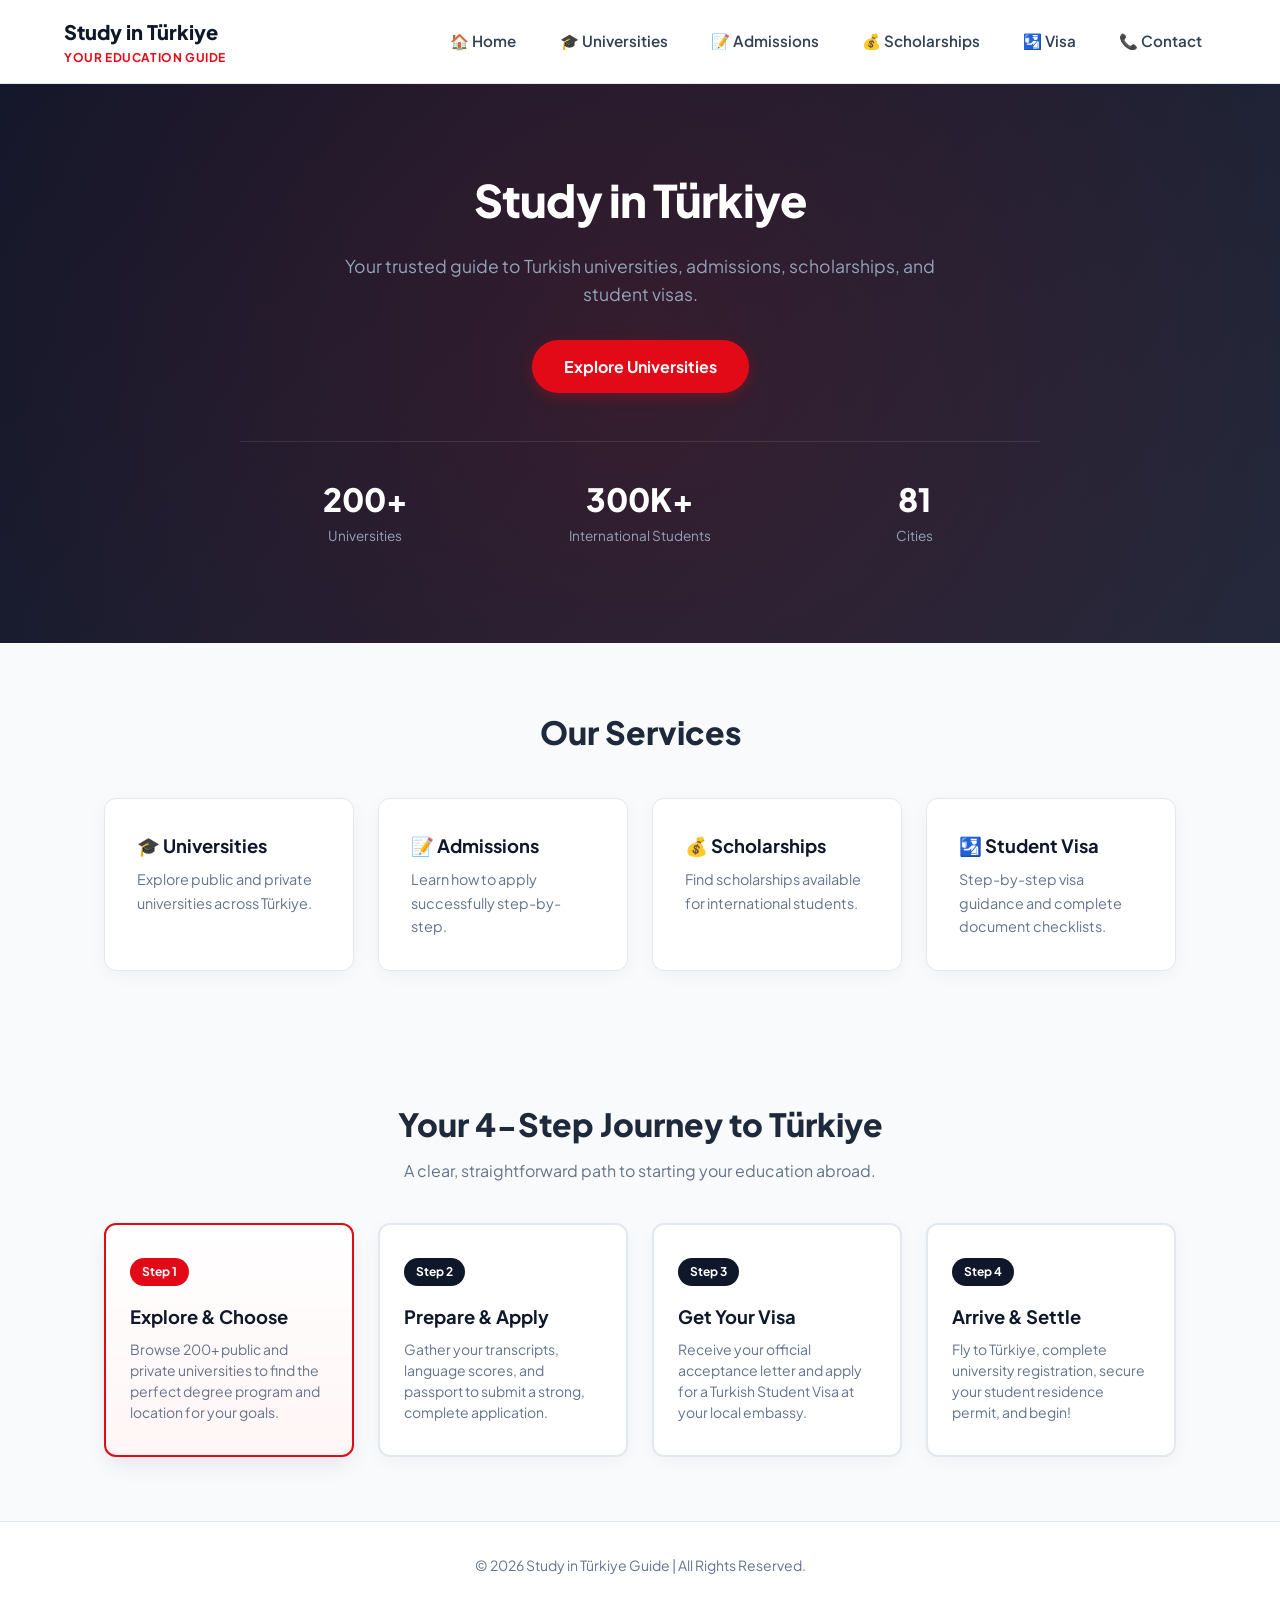
<file: index.html>
<!DOCTYPE html>
<html lang="en">
<head>
    <meta charset="UTF-8">
    <meta name="viewport" content="width=device-width, initial-scale=1.0">
    <title>Study in Türkiye Guide</title>
    <link rel="preconnect" href="https://fonts.googleapis.com">
    <link rel="preconnect" href="https://fonts.gstatic.com" crossorigin>
    <link href="https://fonts.googleapis.com/css2?family=Plus+Jakarta+Sans:wght@400;500;600;700;800&display=swap" rel="stylesheet">
    <link rel="stylesheet" href="style.css">
</head>
<body>

<header class="header">
    <div class="logo">
        <h2>Study in Türkiye</h2>
        <p>Your Education Guide</p>
    </div>

    <button class="menu-btn" id="menuBtn" aria-label="Open Navigation Menu">
        ☰
    </button>

    <nav class="navbar" id="navbar">
        <button class="close-btn" id="closeBtn" aria-label="Close Navigation Menu">
            ✕
        </button>

        <a href="index.html">🏠 Home</a>
        <a href="universities.html">🎓 Universities</a>
        <a href="admissions.html">📝 Admissions</a>
        <a href="scholarships.html">💰 Scholarships</a>
        <a href="visa.html">🛂 Visa</a>
        <a href="contact.html">📞 Contact</a>
    </nav>
</header>

<section class="hero">
    <div class="hero-content">
        <h1>Study in Türkiye</h1>
        <p>Your trusted guide to Turkish universities, admissions, scholarships, and student visas.</p>
        <a href="universities.html" class="btn">Explore Universities</a>

        <div class="stats">
            <div>
                <h2>200+</h2>
                <p>Universities</p>
            </div>
            <div>
                <h2>300K+</h2>
                <p>International Students</p>
            </div>
            <div>
                <h2>81</h2>
                <p>Cities</p>
            </div>
        </div>
    </div>
</section>

<section class="features">
    <h2>Our Services</h2>

    <div class="cards">
        <div class="card">
            <h3>🎓 Universities</h3>
            <p>Explore public and private universities across Türkiye.</p>
        </div>

        <div class="card">
            <h3>📝 Admissions</h3>
            <p>Learn how to apply successfully step-by-step.</p>
        </div>

        <div class="card">
            <h3>💰 Scholarships</h3>
            <p>Find scholarships available for international students.</p>
        </div>

        <div class="card">
            <h3>🛂 Student Visa</h3>
            <p>Step-by-step visa guidance and complete document checklists.</p>
        </div>
    </div>
</section>

<section class="roadmap-section">
    <h2>Your 4-Step Journey to Türkiye</h2>
    <p class="section-subtitle">A clear, straightforward path to starting your education abroad.</p>

    <div class="roadmap-grid">
        <div class="step-card active" onclick="selectStep(this)">
            <div class="step-badge">Step 1</div>
            <h3>Explore & Choose</h3>
            <p>Browse 200+ public and private universities to find the perfect degree program and location for your goals.</p>
        </div>

        <div class="step-card" onclick="selectStep(this)">
            <div class="step-badge">Step 2</div>
            <h3>Prepare & Apply</h3>
            <p>Gather your transcripts, language scores, and passport to submit a strong, complete application.</p>
        </div>

        <div class="step-card" onclick="selectStep(this)">
            <div class="step-badge">Step 3</div>
            <h3>Get Your Visa</h3>
            <p>Receive your official acceptance letter and apply for a Turkish Student Visa at your local embassy.</p>
        </div>

        <div class="step-card" onclick="selectStep(this)">
            <div class="step-badge">Step 4</div>
            <h3>Arrive & Settle</h3>
            <p>Fly to Türkiye, complete university registration, secure your student residence permit, and begin!</p>
        </div>
    </div>
</section>

<footer>
    <p>© 2026 Study in Türkiye Guide | All Rights Reserved.</p>
</footer>

<script>
const menuBtn = document.getElementById("menuBtn");
const closeBtn = document.getElementById("closeBtn");
const navbar = document.getElementById("navbar");

menuBtn.addEventListener("click", () => {
    navbar.classList.add("active");
});

closeBtn.addEventListener("click", () => {
    navbar.classList.remove("active");
});

function selectStep(element) {
    const cards = document.querySelectorAll('.step-card');
    cards.forEach(card => card.classList.remove('active'));
    element.classList.add('active');
}
</script>

</body>
</html>
</file>
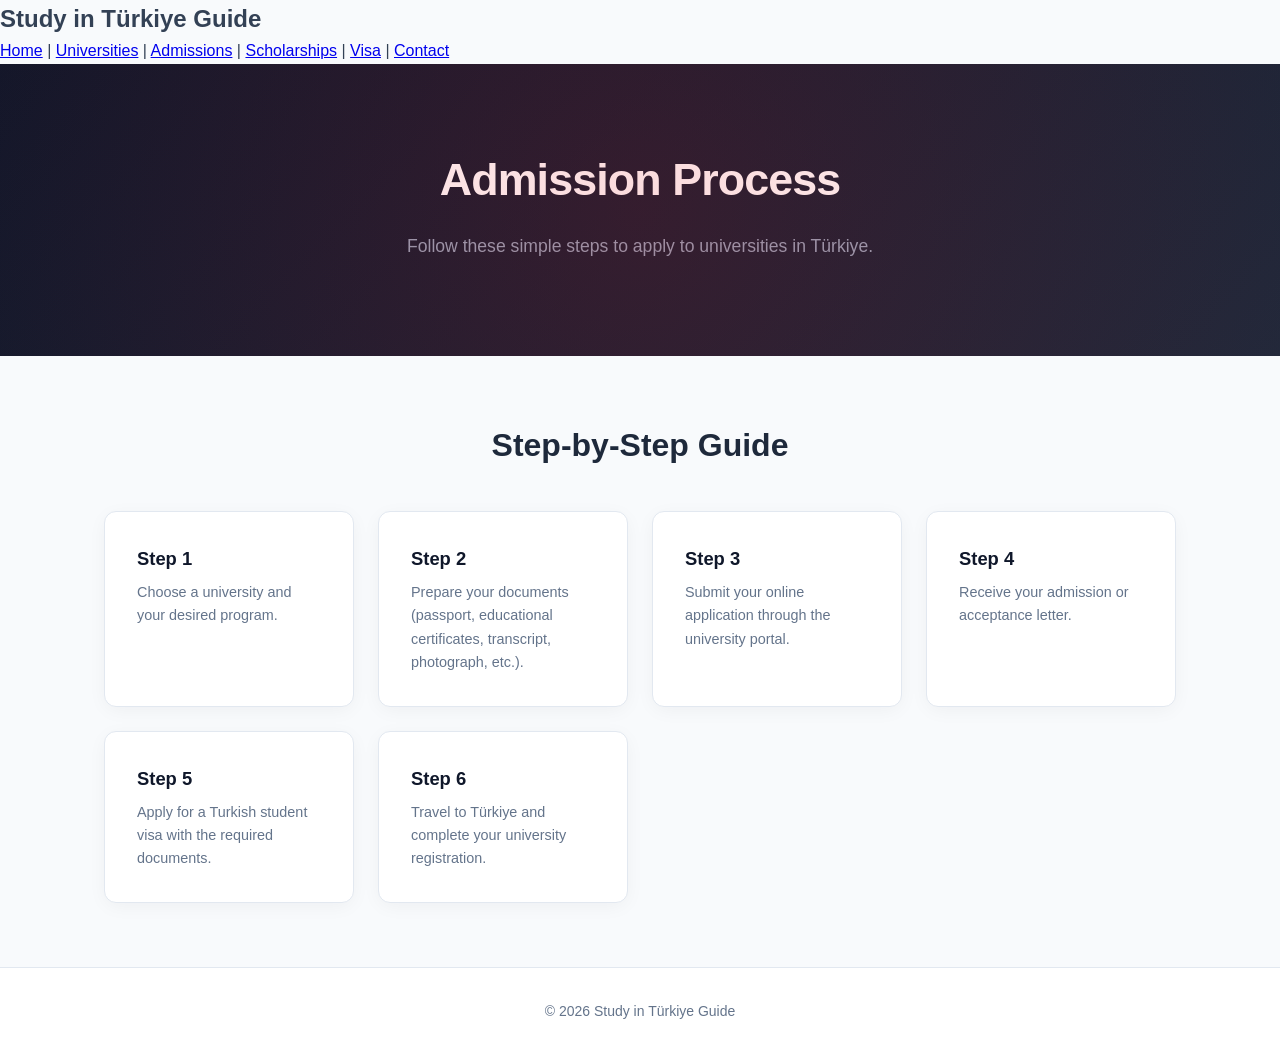
<file: admissions.html>
<!DOCTYPE html>
<html lang="en">
<head>
<meta charset="UTF-8">
<meta name="viewport" content="width=device-width, initial-scale=1.0">
<title>Admissions | Study in Türkiye Guide</title>
<link rel="stylesheet" href="style.css">
</head>
<body>

<header>
<div class="container">
<h2>Study in Türkiye Guide</h2>
<nav>
<a href="index.html">Home</a> |
<a href="universities.html">Universities</a> |
<a href="admissions.html">Admissions</a> |
<a href="#">Scholarships</a> |
<a href="#">Visa</a> |
<a href="#">Contact</a>
</nav>
</div>
</header>

<section class="hero">
<h1>Admission Process</h1>
<p>Follow these simple steps to apply to universities in Türkiye.</p>
</section>

<section class="features">
<h2>Step-by-Step Guide</h2>

<div class="cards">

<div class="card">
<h3>Step 1</h3>
<p>Choose a university and your desired program.</p>
</div>

<div class="card">
<h3>Step 2</h3>
<p>Prepare your documents (passport, educational certificates, transcript, photograph, etc.).</p>
</div>

<div class="card">
<h3>Step 3</h3>
<p>Submit your online application through the university portal.</p>
</div>

<div class="card">
<h3>Step 4</h3>
<p>Receive your admission or acceptance letter.</p>
</div>

<div class="card">
<h3>Step 5</h3>
<p>Apply for a Turkish student visa with the required documents.</p>
</div>

<div class="card">
<h3>Step 6</h3>
<p>Travel to Türkiye and complete your university registration.</p>
</div>

</div>
</section>

<footer>
<p>© 2026 Study in Türkiye Guide</p>
</footer>

</body>
</html>
</file>
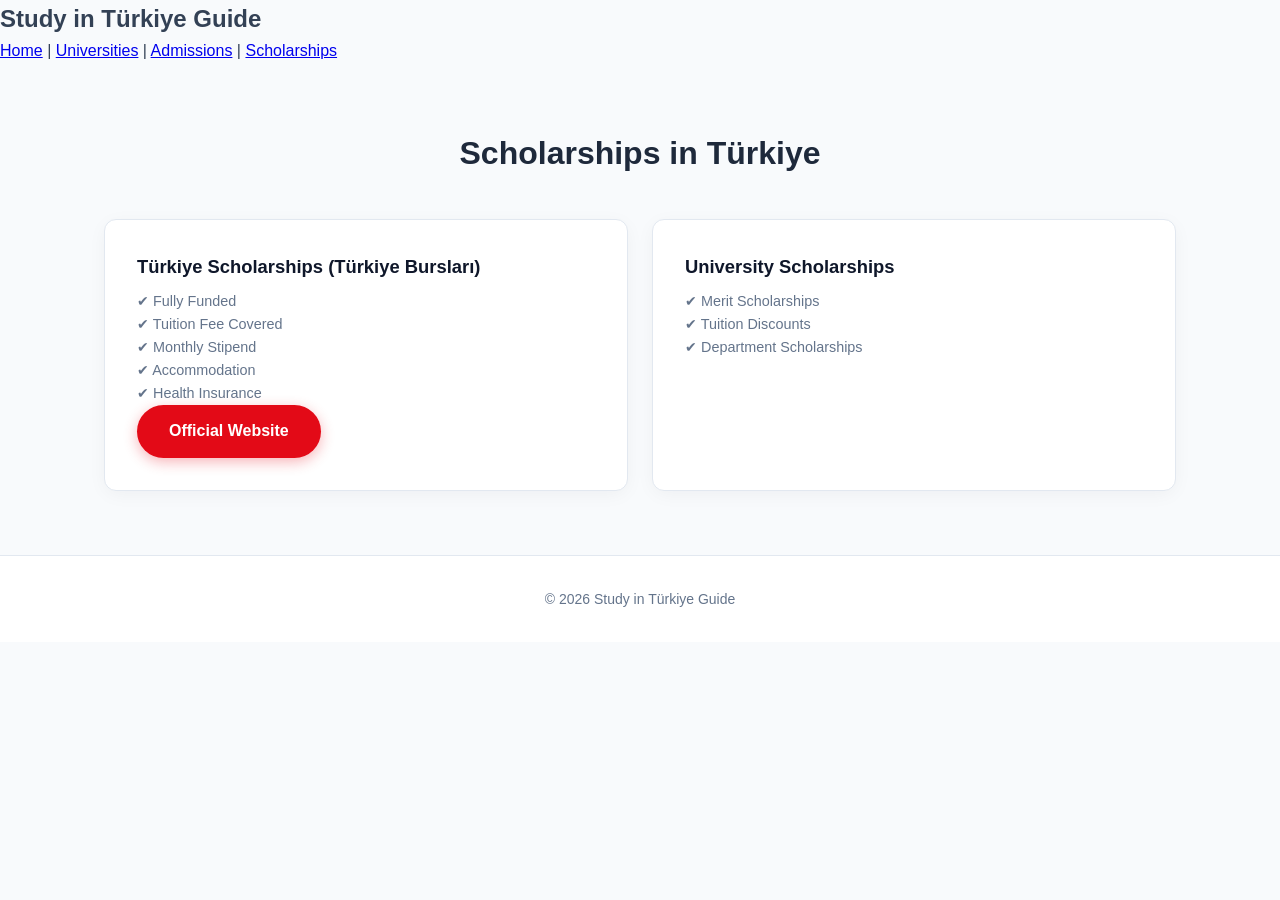
<file: scholarships.html>
<!DOCTYPE html>
<html lang="en">
<head>
<meta charset="UTF-8">
<meta name="viewport" content="width=device-width, initial-scale=1.0">
<title>Scholarships | Study in Türkiye Guide</title>
<link rel="stylesheet" href="style.css">
</head>

<body>

<header>
<div class="container">
<h2>Study in Türkiye Guide</h2>

<nav>
<a href="index.html">Home</a> |
<a href="universities.html">Universities</a> |
<a href="admissions.html">Admissions</a> |
<a href="scholarships.html">Scholarships</a>
</nav>
</div>
</header>

<section class="features">
<h2>Scholarships in Türkiye</h2>

<div class="cards">

<div class="card">
<h3>Türkiye Scholarships (Türkiye Bursları)</h3>
<p>✔ Fully Funded</p>
<p>✔ Tuition Fee Covered</p>
<p>✔ Monthly Stipend</p>
<p>✔ Accommodation</p>
<p>✔ Health Insurance</p>

<a href="https://www.turkiyeburslari.gov.tr/" target="_blank" class="btn">
Official Website
</a>

</div>

<div class="card">
<h3>University Scholarships</h3>

<p>✔ Merit Scholarships</p>
<p>✔ Tuition Discounts</p>
<p>✔ Department Scholarships</p>

</div>

</div>

</section>

<footer>
<p>© 2026 Study in Türkiye Guide</p>
</footer>

</body>
</html>
</file>
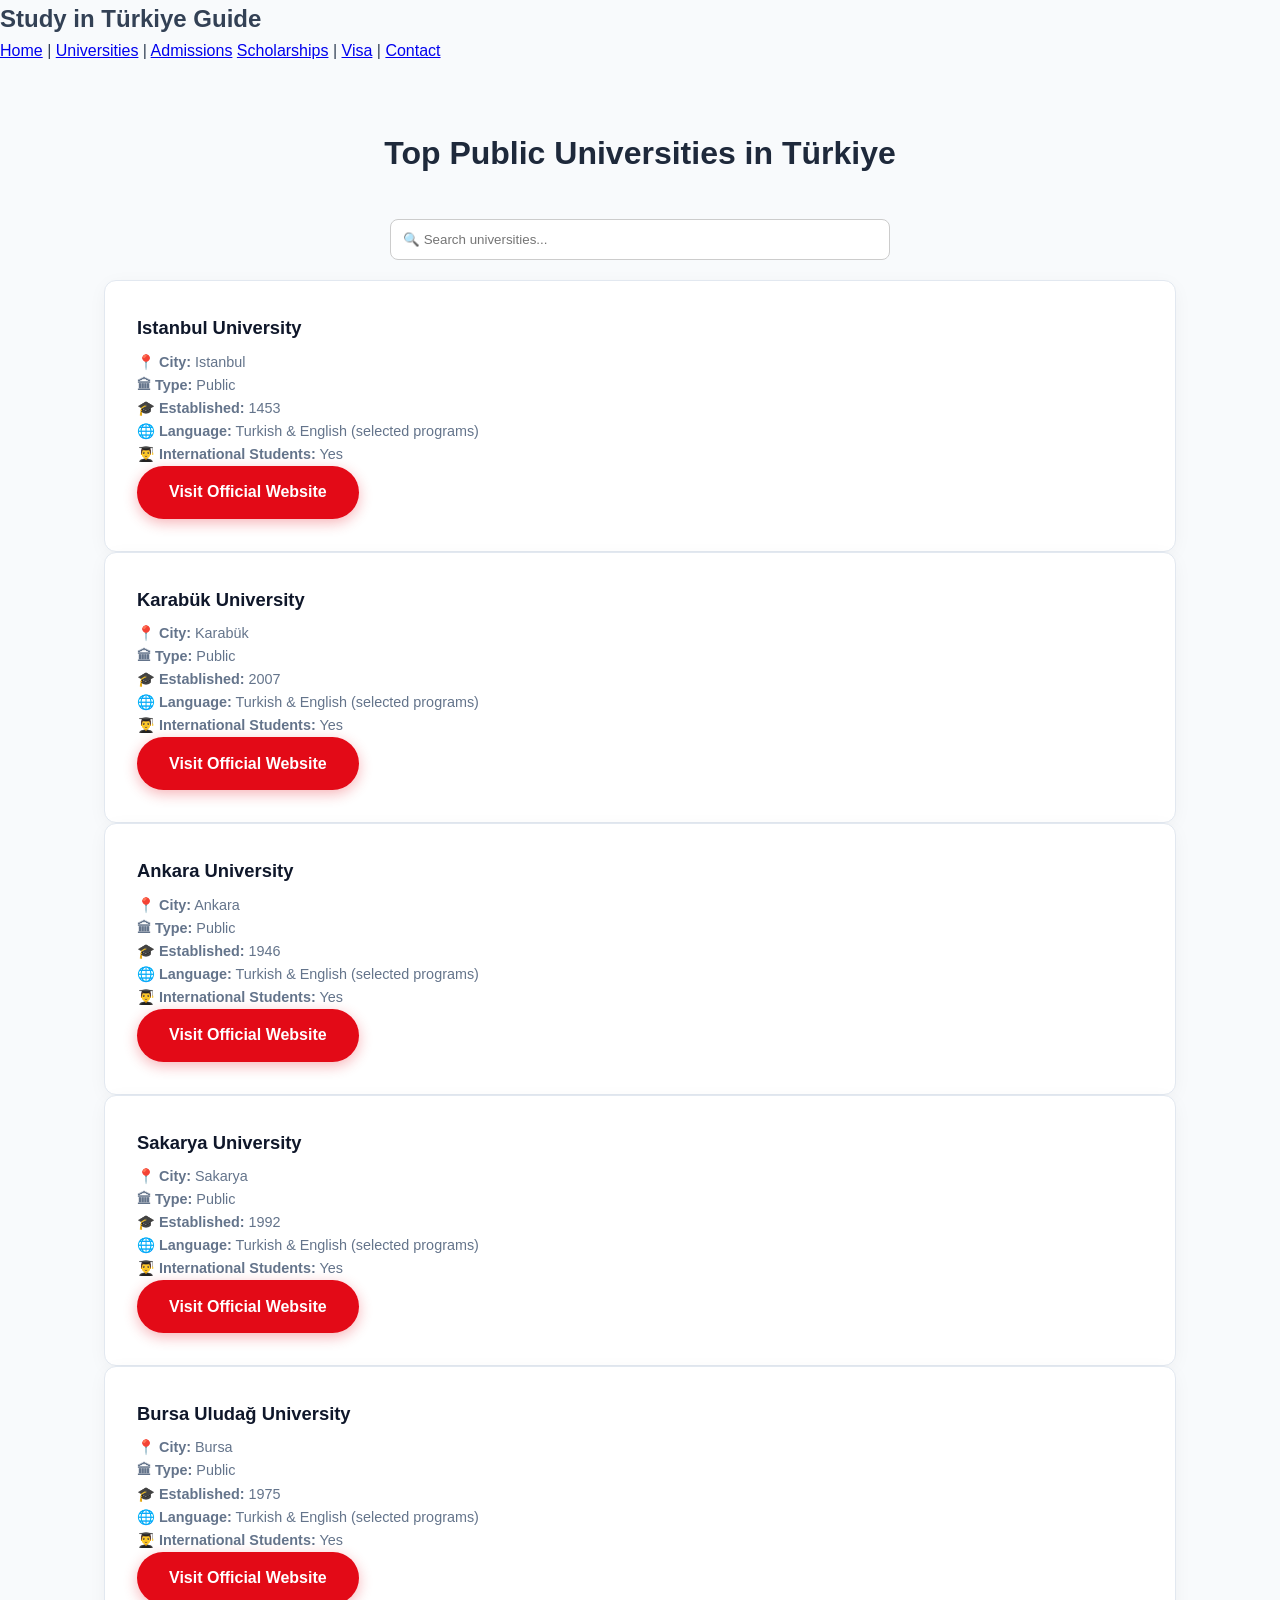
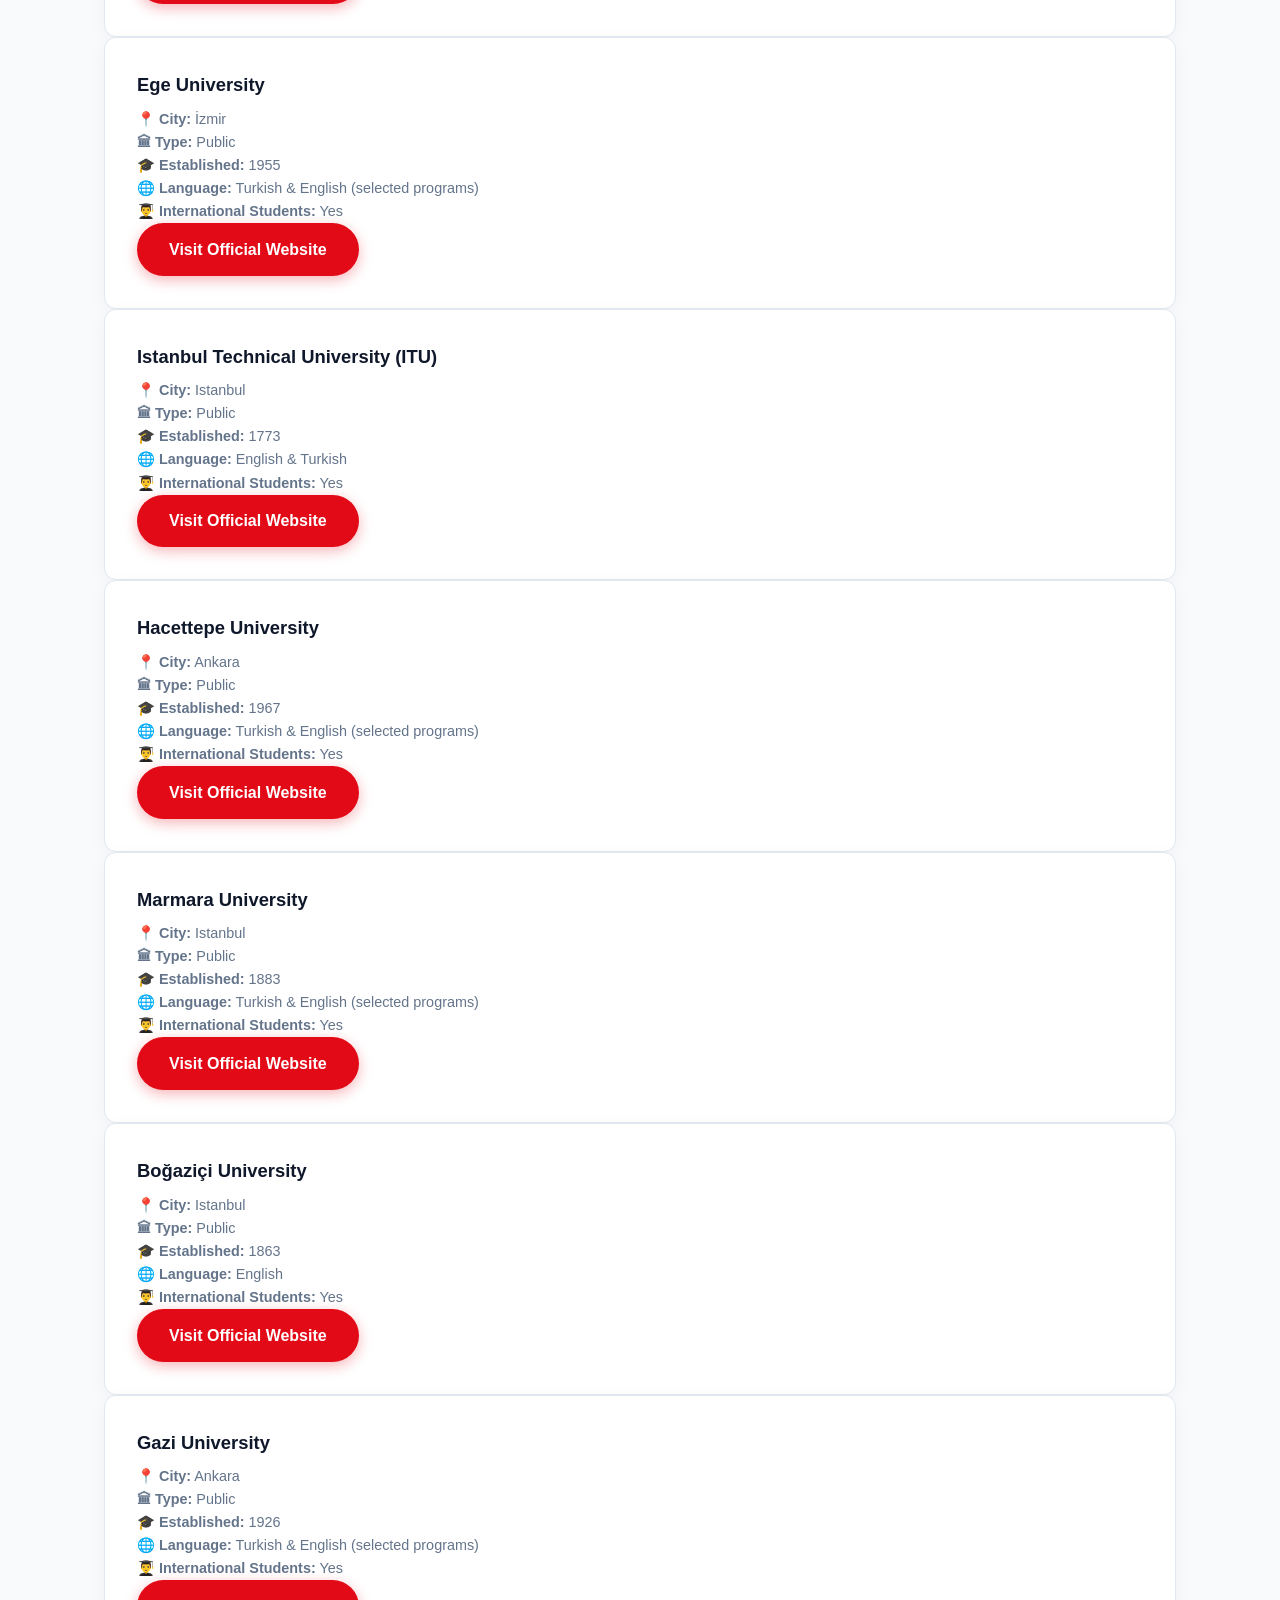
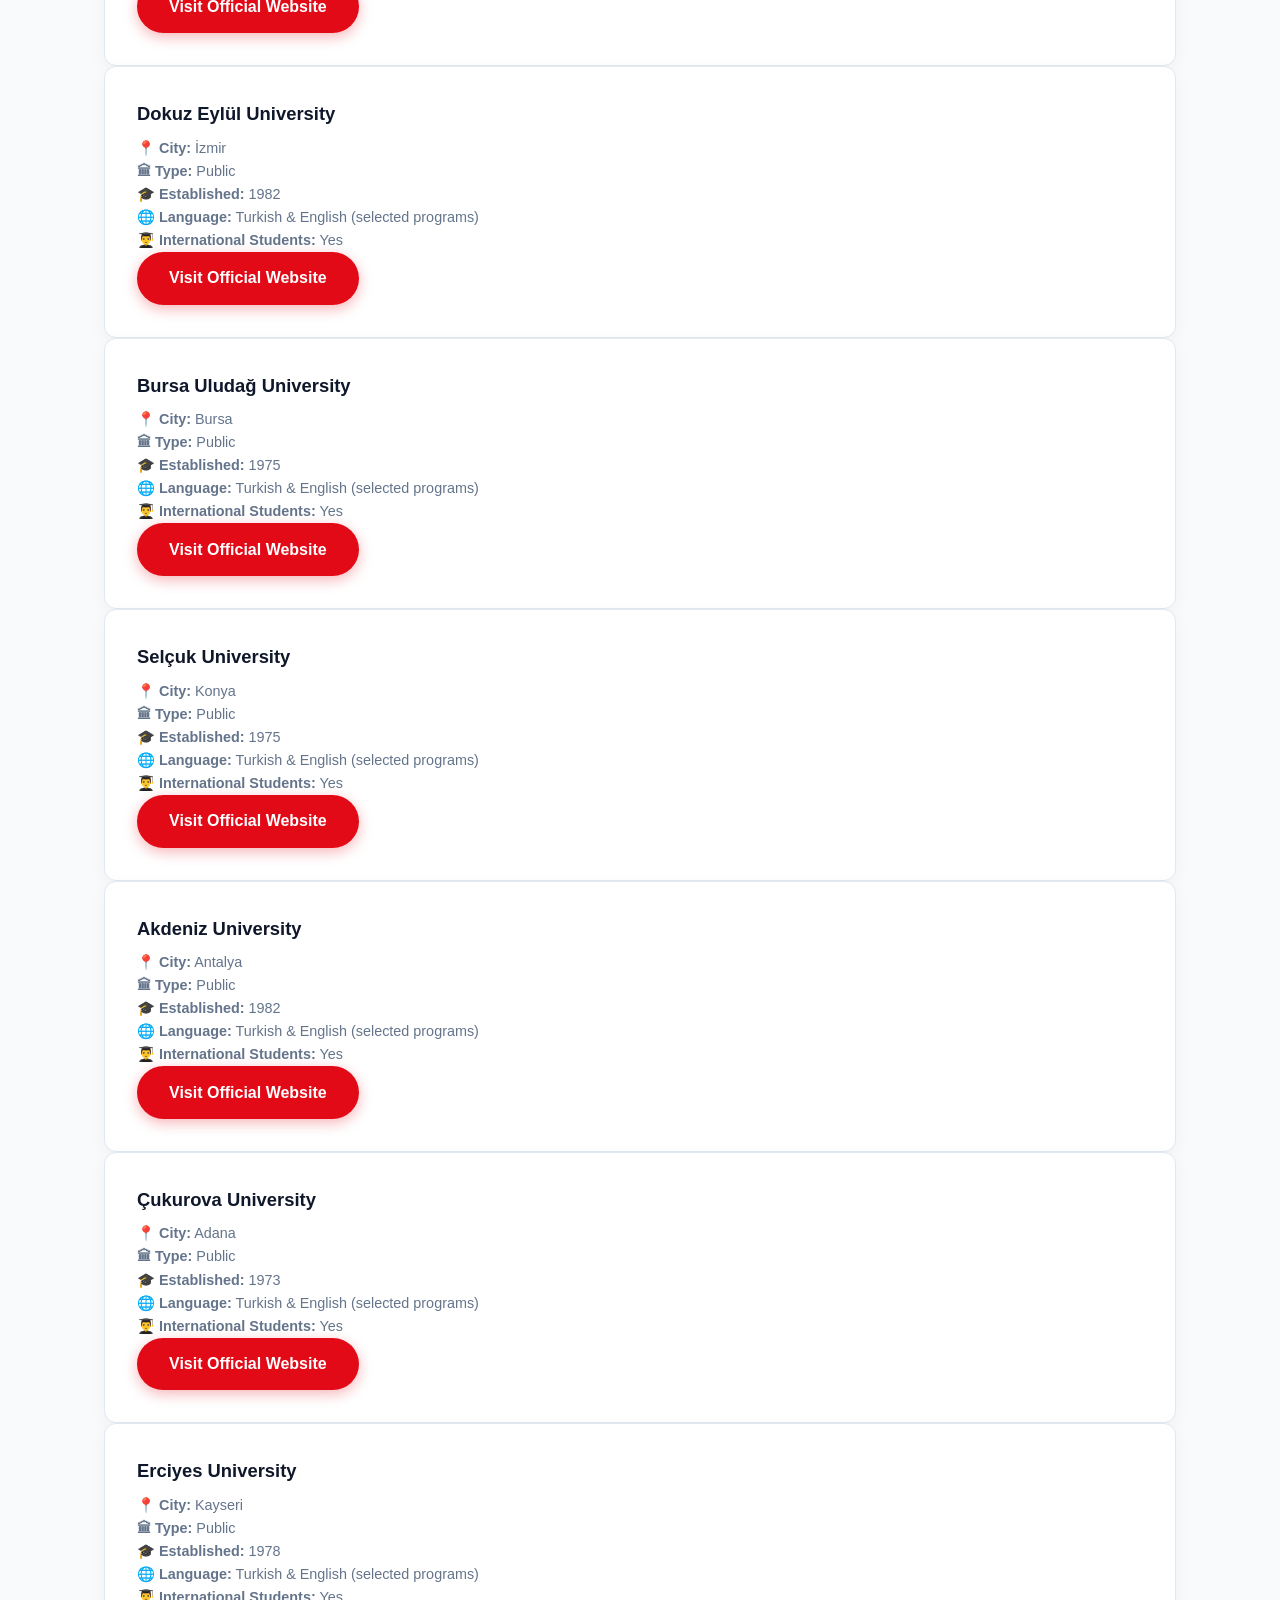
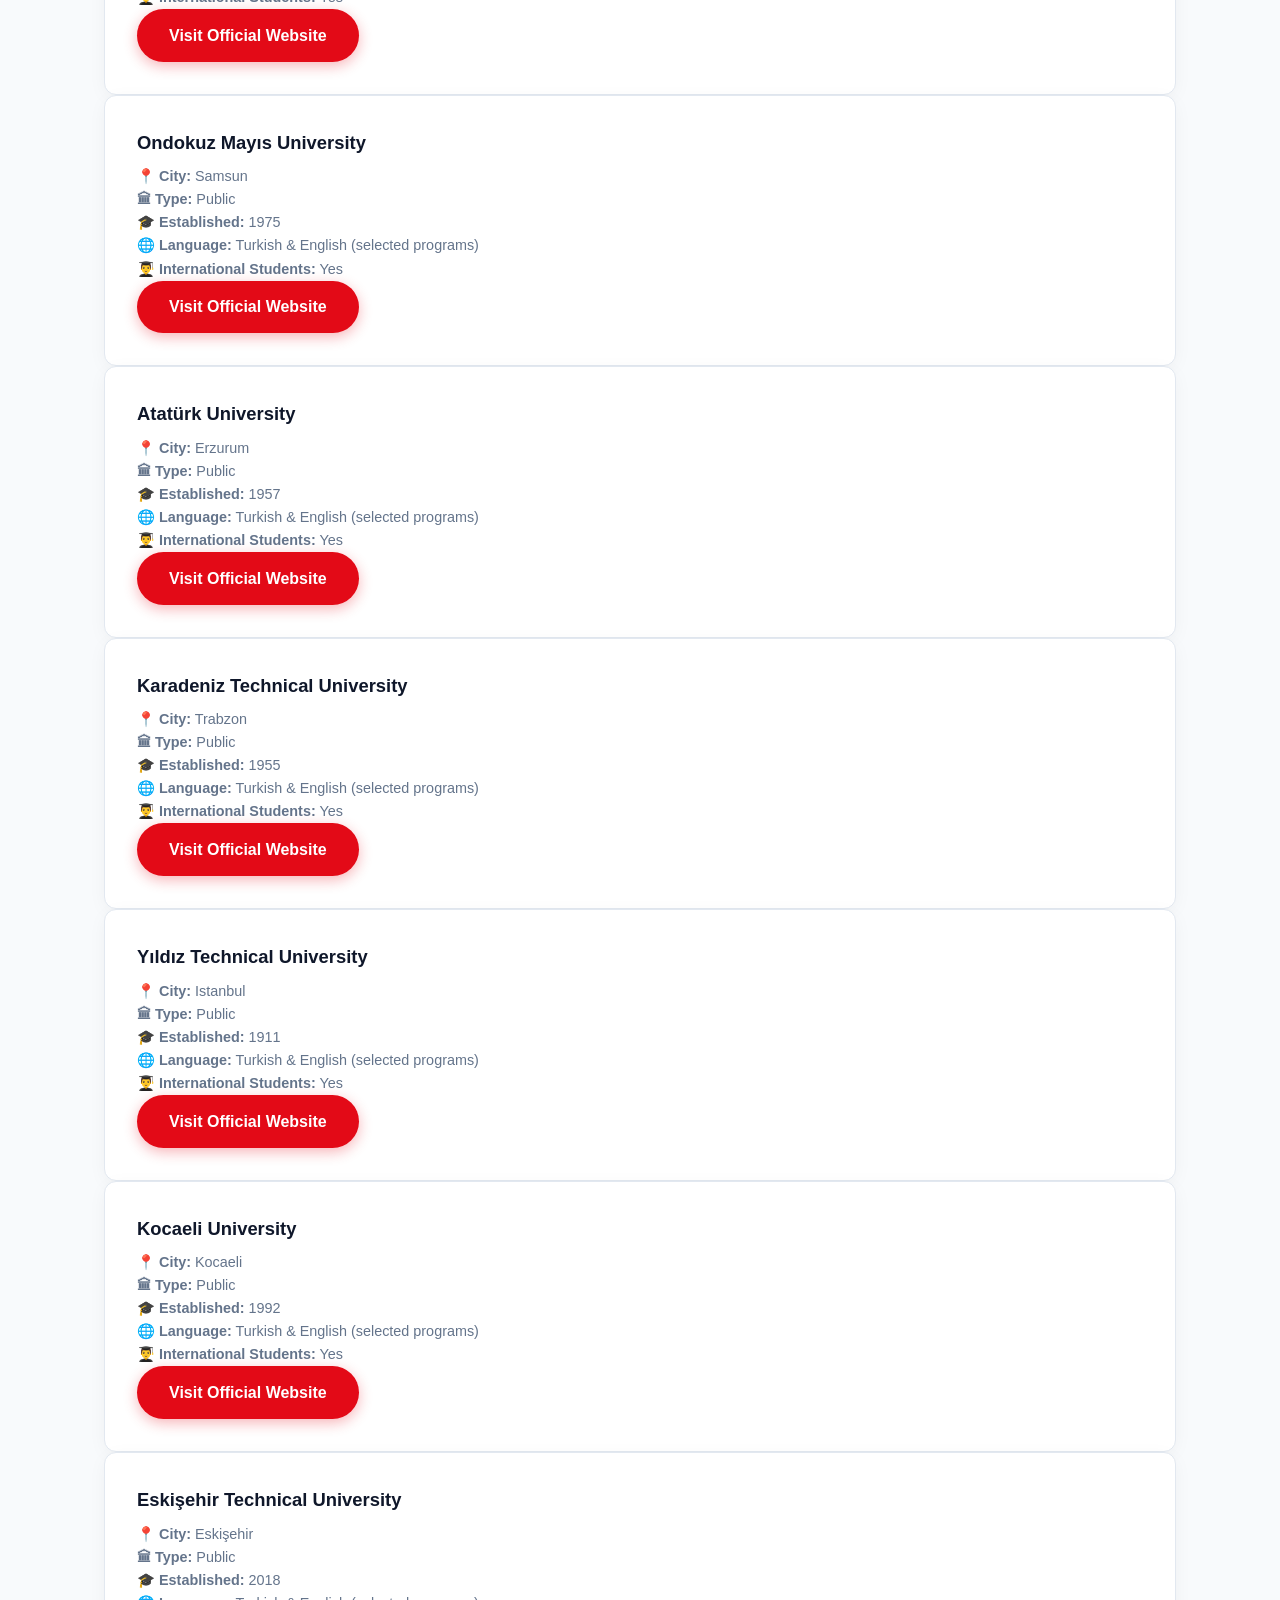
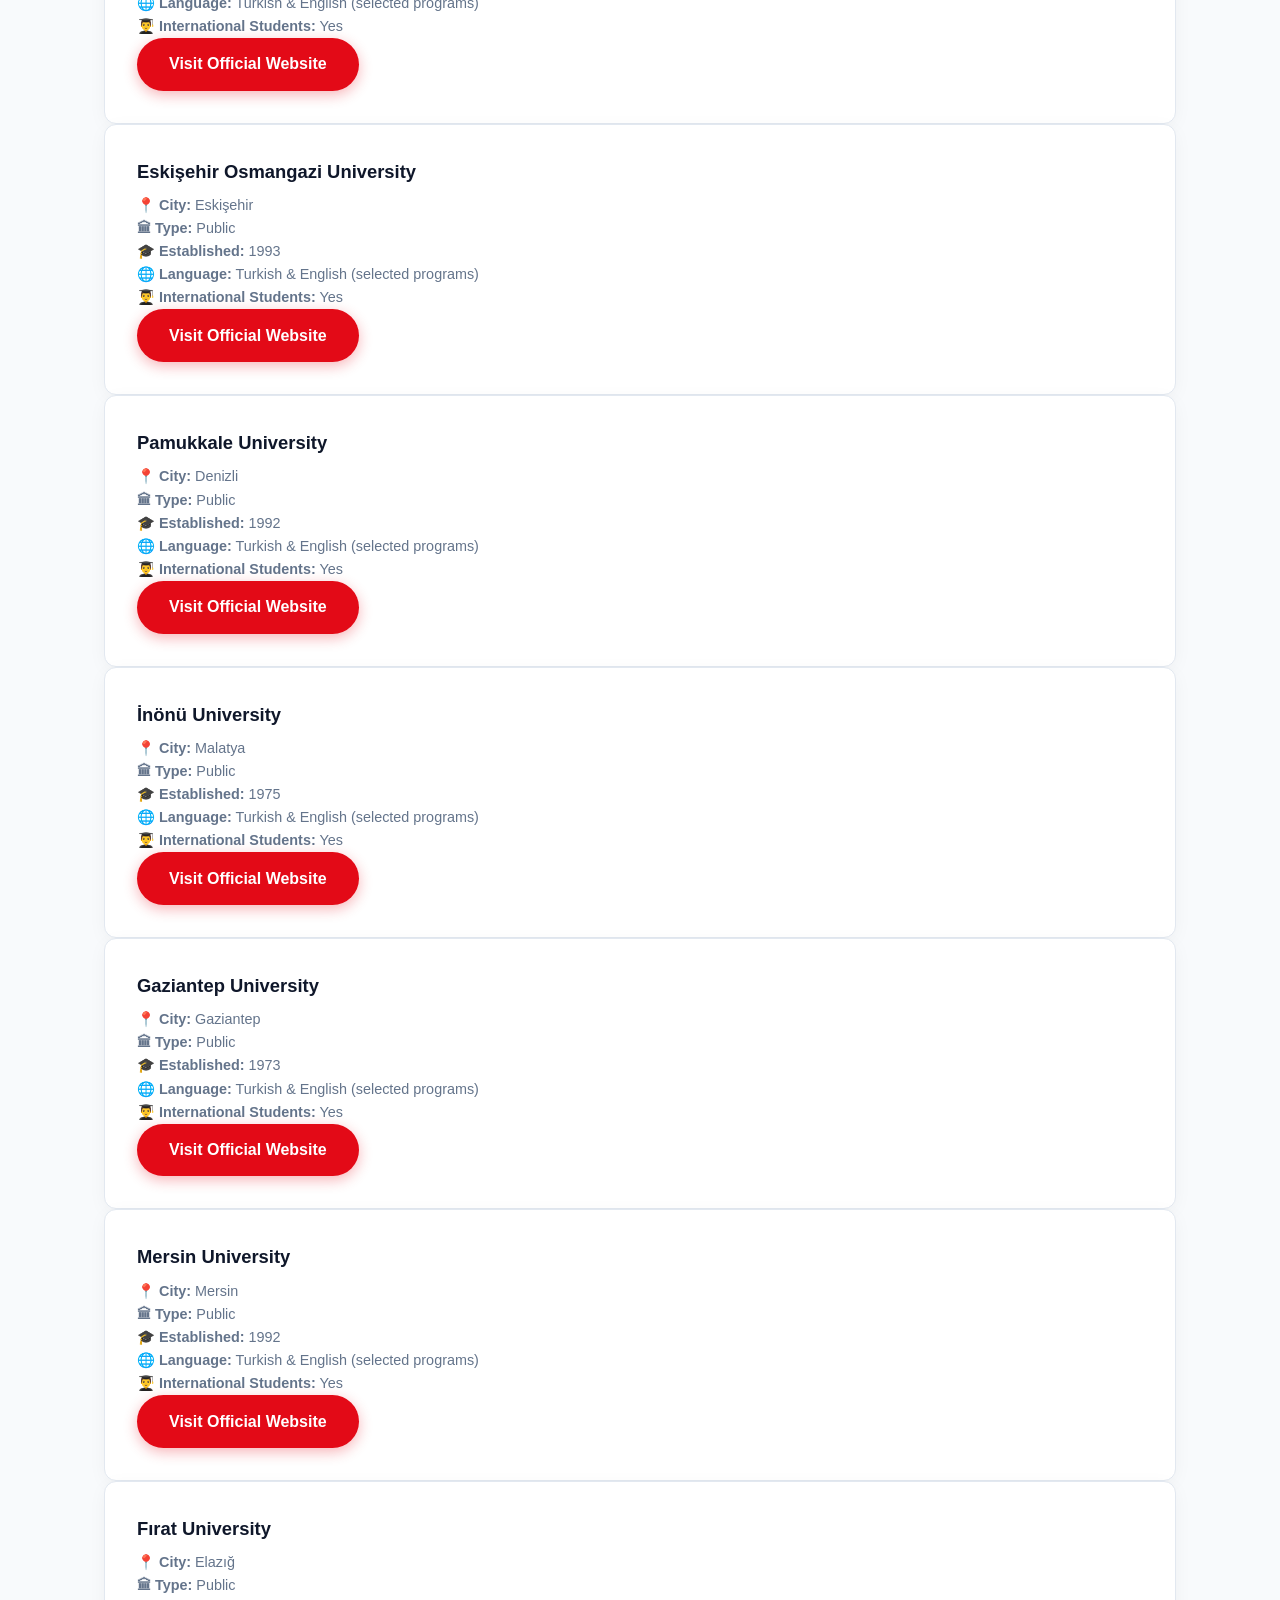
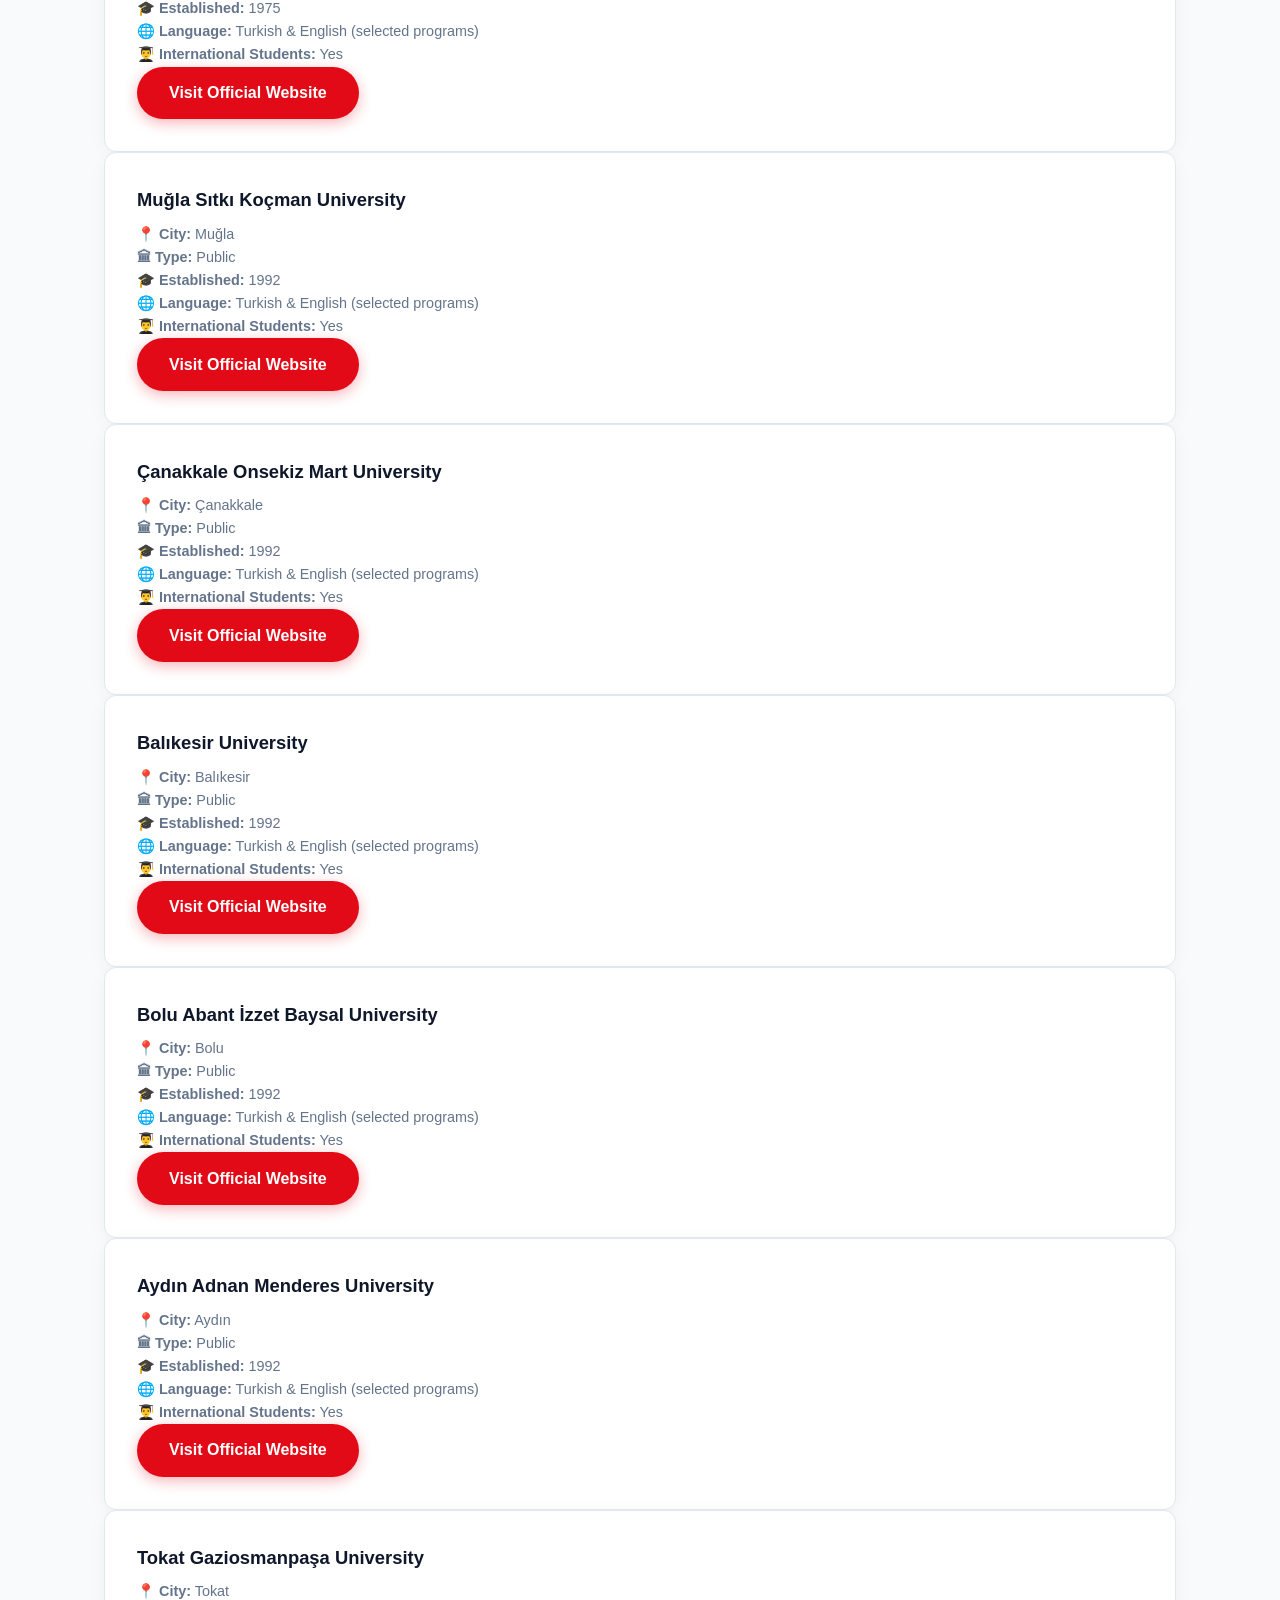
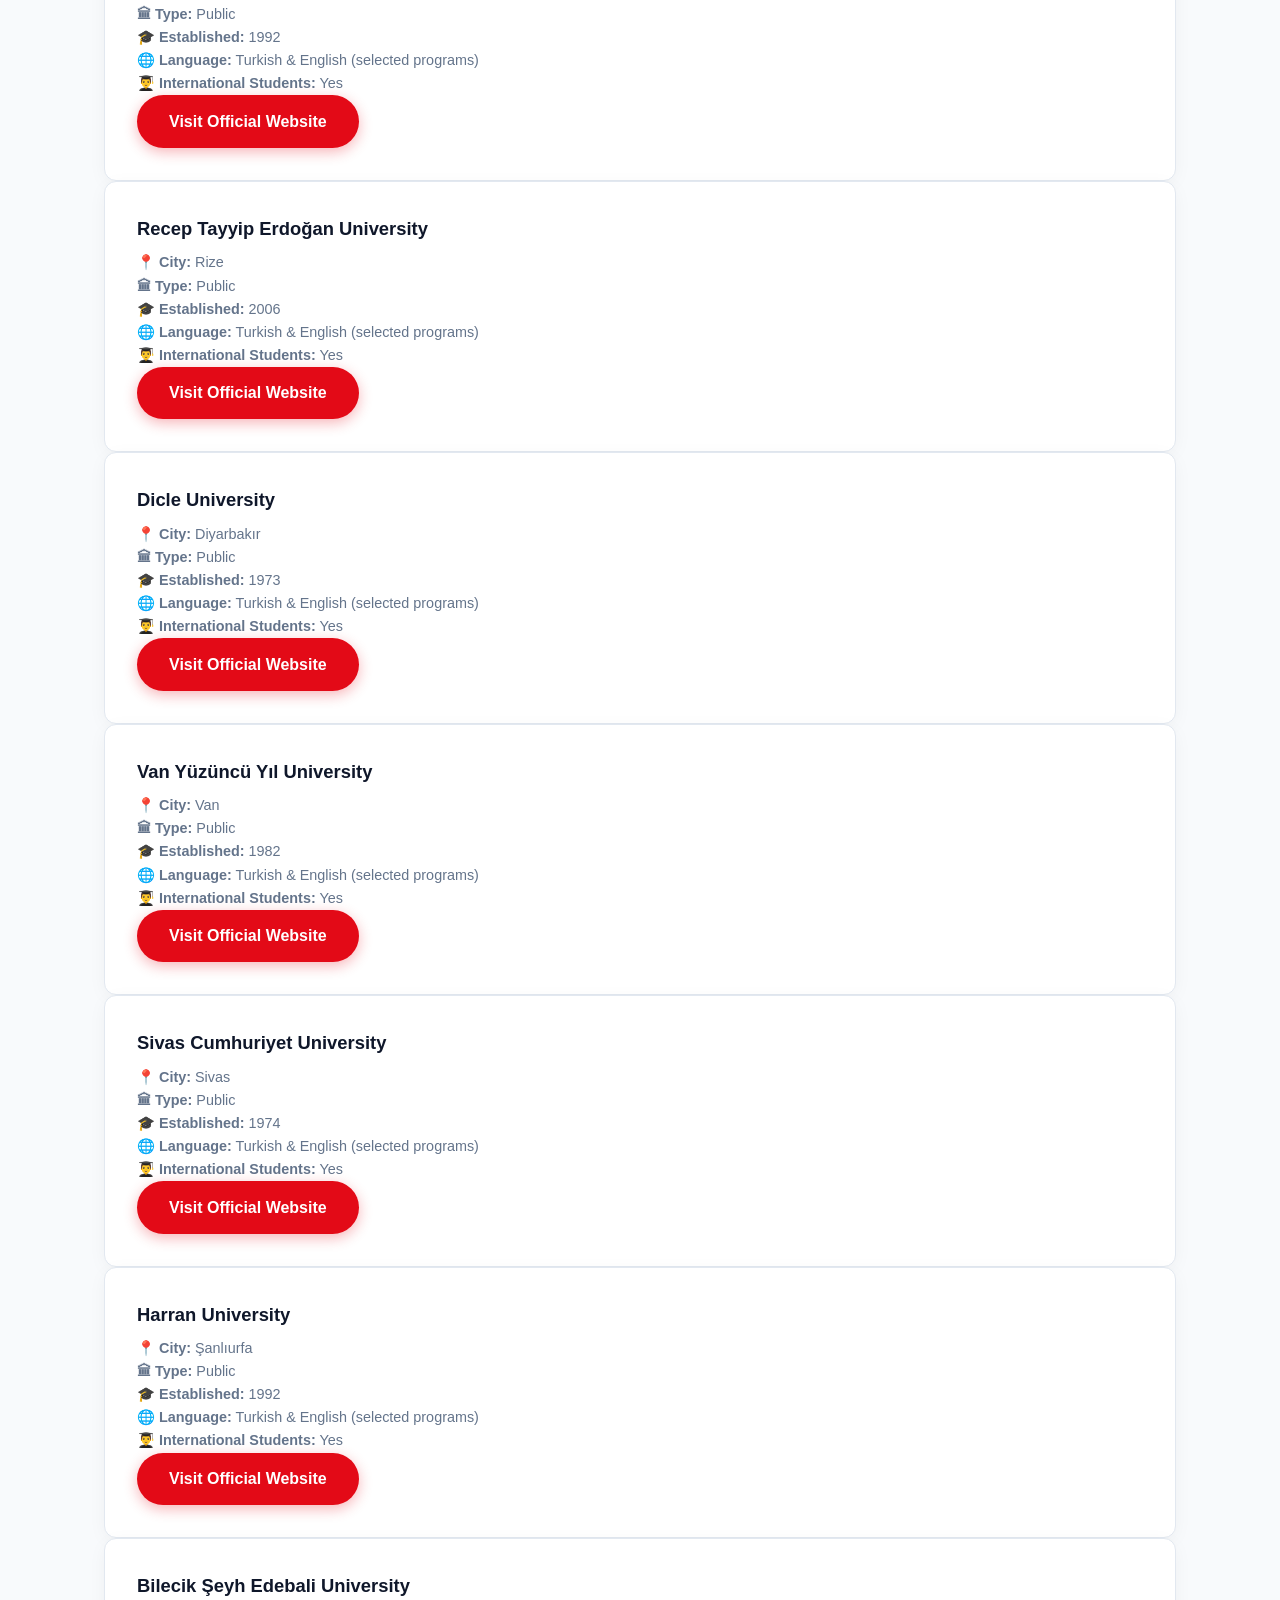
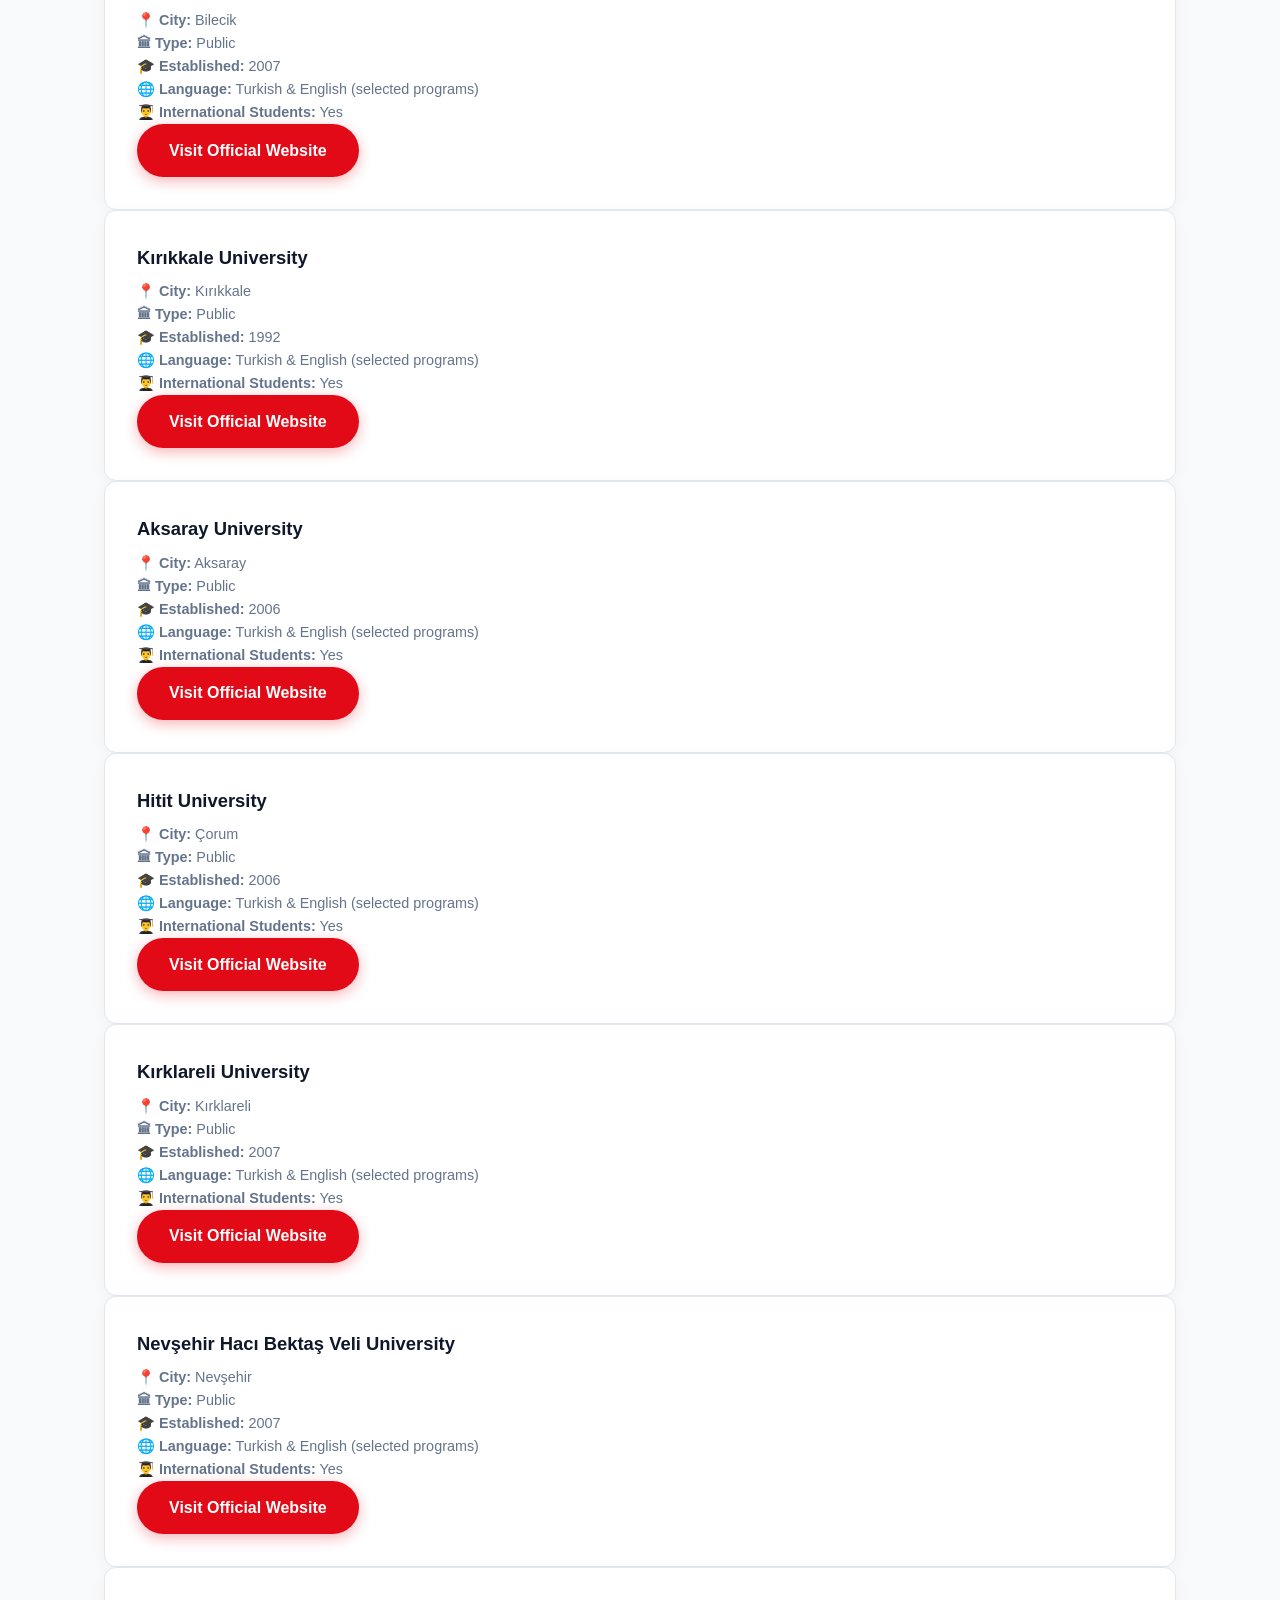
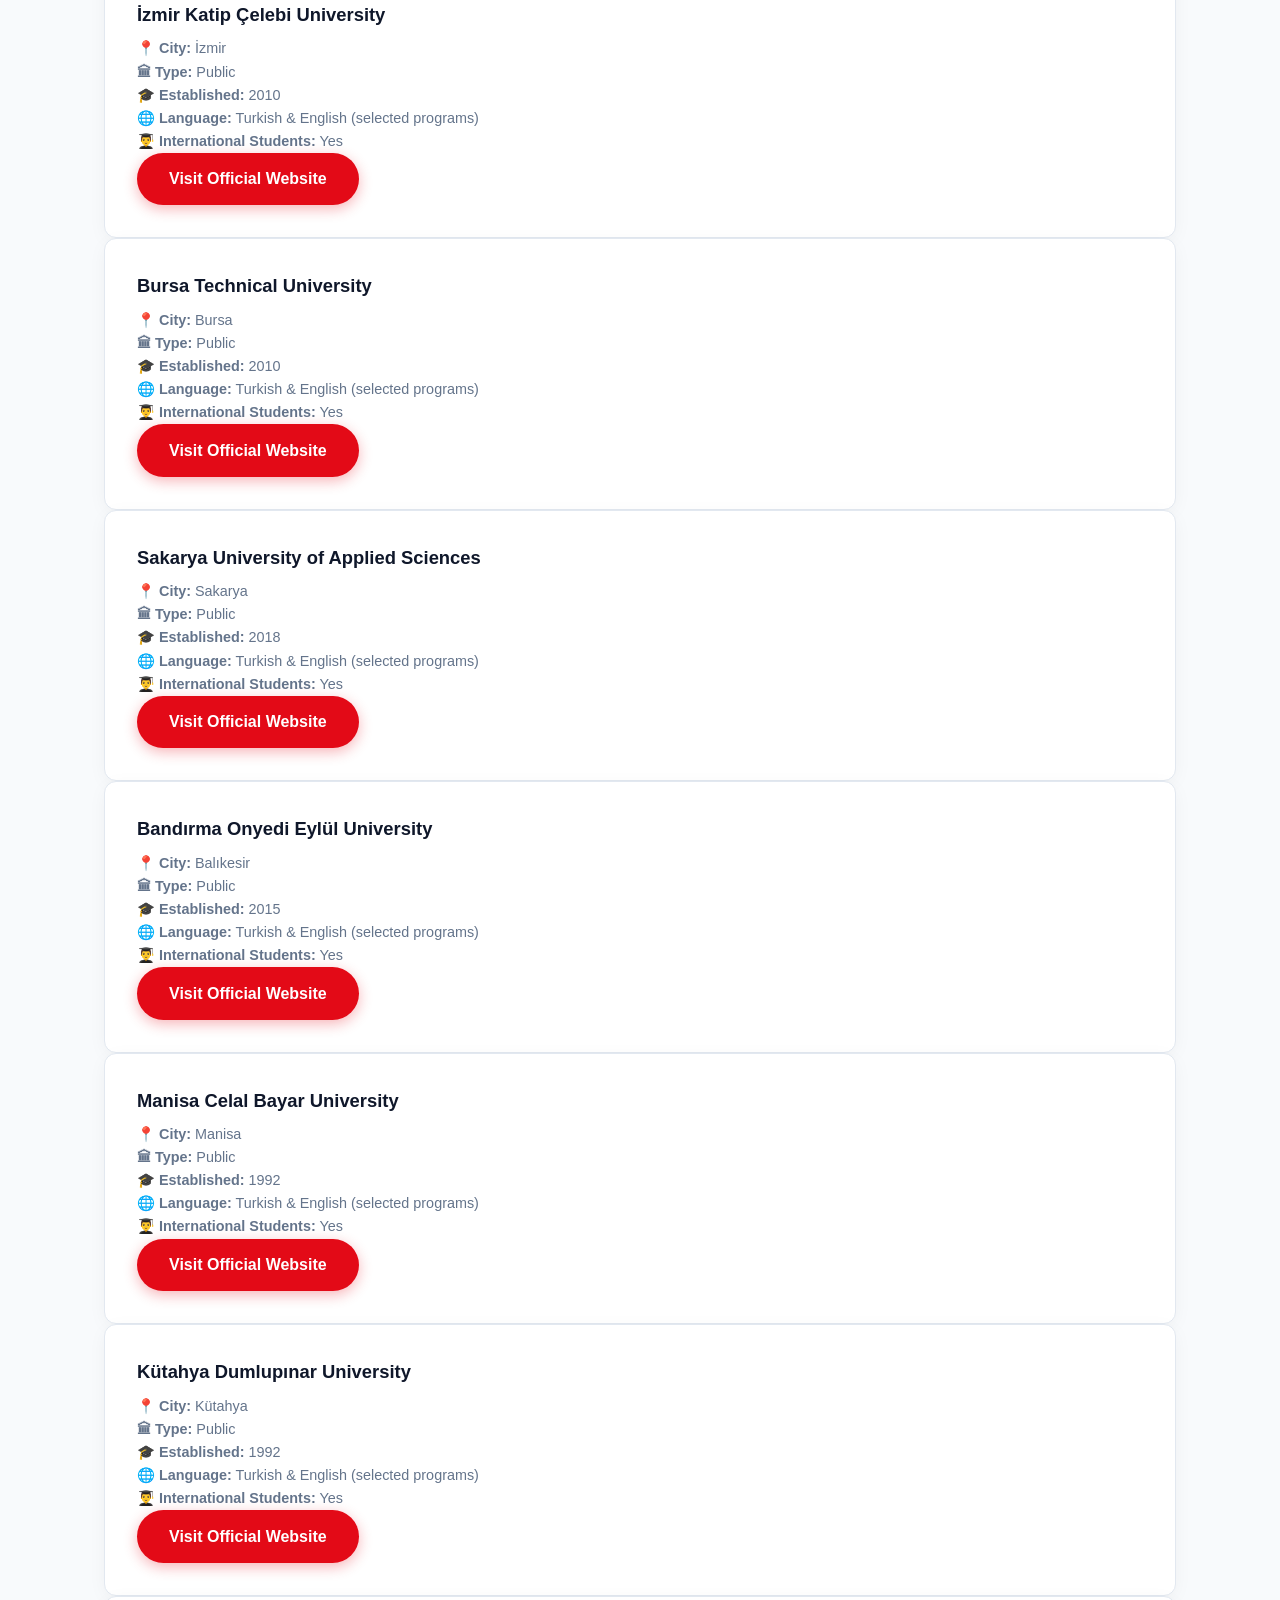
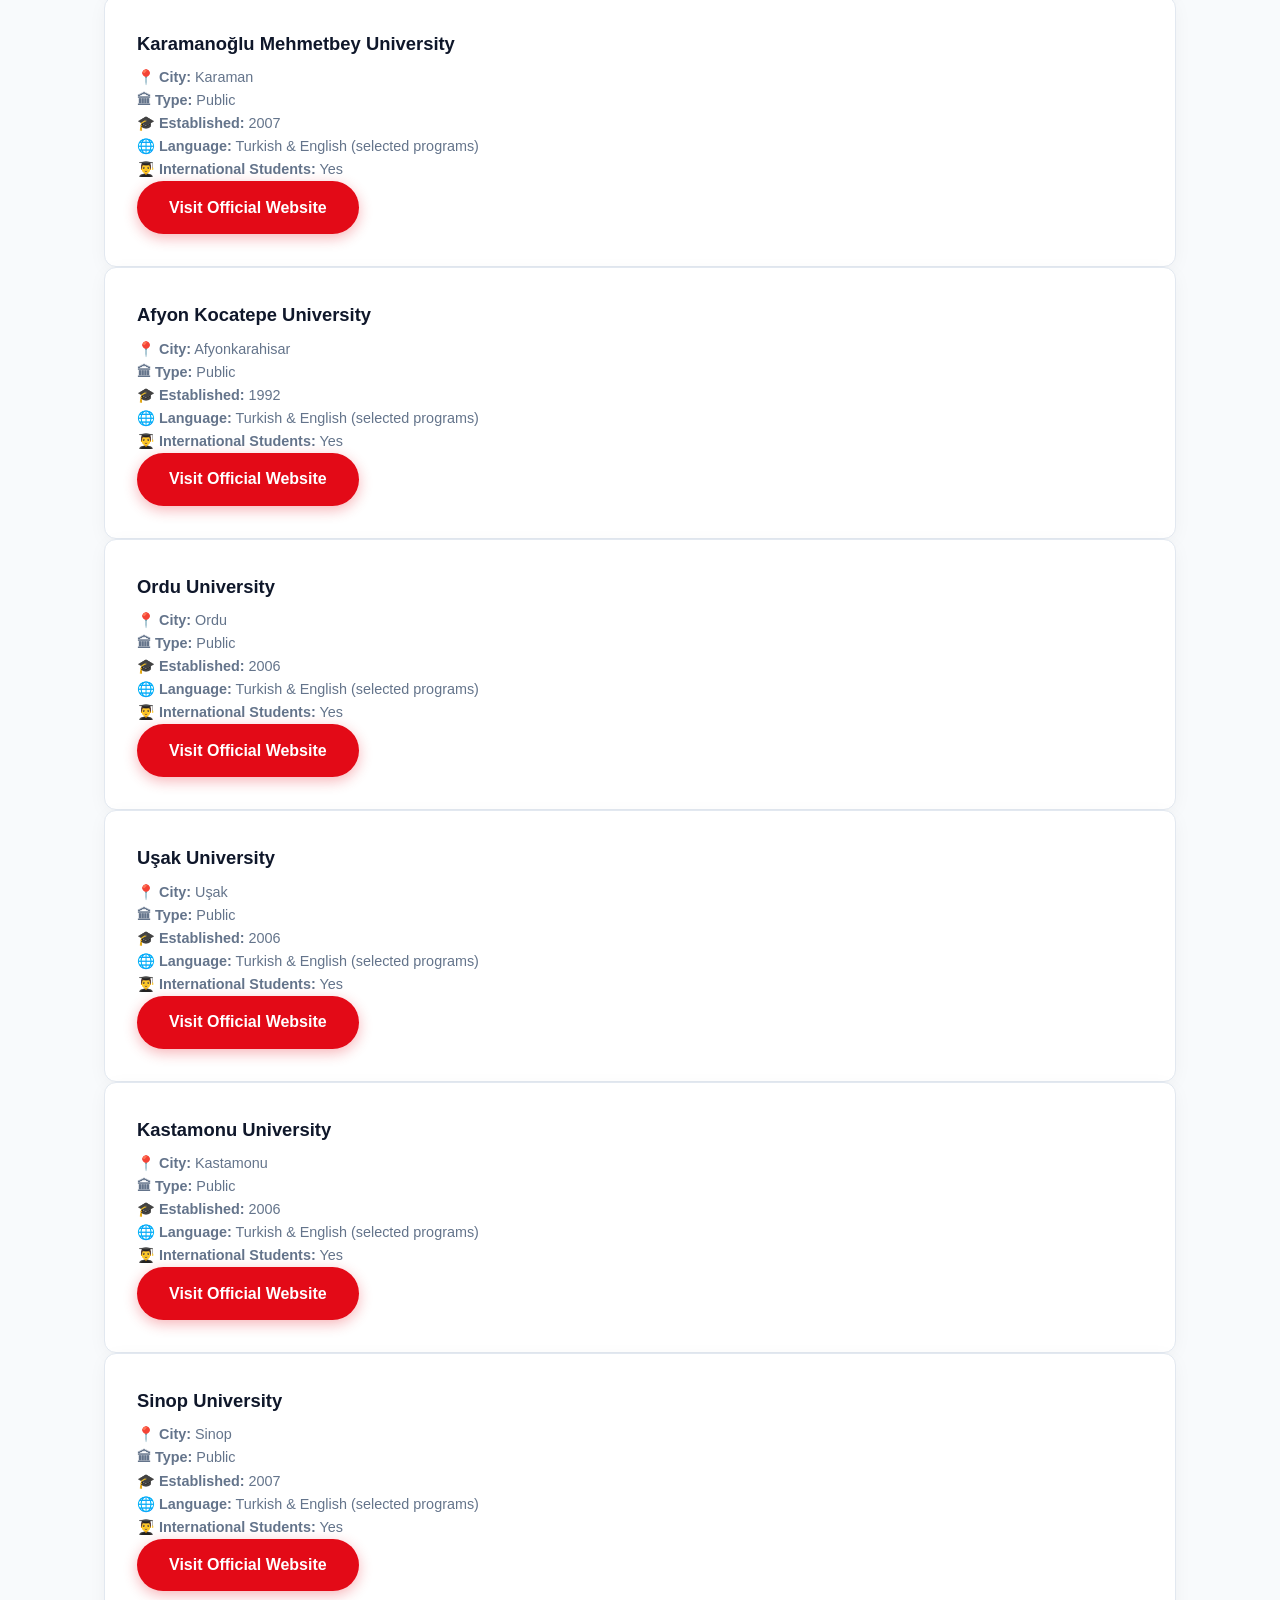
<file: universities.html>
<!DOCTYPE html>
<html lang="en">
<head>
<meta charset="UTF-8">
<meta name="viewport" content="width=device-width, initial-scale=1.0">
<title>Universities | Study in Türkiye</title>
<link rel="stylesheet" href="style.css">
</head>

<body>

<header>
<div class="container">
<h2>Study in Türkiye Guide</h2>

<nav>
<a href="index.html">Home</a> |
<a href="universities.html">Universities</a> |
<a href="admissions.html">Admissions</a>
<a href="#">Scholarships</a> |
<a href="#">Visa</a> |
<a href="#">Contact</a>
</nav>
</div>
</header>

<section class="features">
<h2>Top Public Universities in Türkiye</h2>
<div style="text-align:center; margin:20px;">
    <input
        type="text"
        id="searchInput"
        placeholder="🔍 Search universities..."
        style="width:80%; max-width:500px; padding:12px; border-radius:8px; border:1px solid #ccc;">
</div>

<div class="card">
    <h3>Istanbul University</h3>

    <p><strong>📍 City:</strong> Istanbul</p>
    <p><strong>🏛 Type:</strong> Public</p>
    <p><strong>🎓 Established:</strong> 1453</p>
    <p><strong>🌐 Language:</strong> Turkish & English (selected programs)</p>
    <p><strong>👨‍🎓 International Students:</strong> Yes</p>

    <a href="https://www.istanbul.edu.tr/en" target="_blank" class="btn">
        Visit Official Website
    </a>
</div>

<div class="card">
        <h3>Karabük University</h3>

    <p><strong>📍 City:</strong> Karabük</p>
    <p><strong>🏛 Type:</strong> Public</p>
    <p><strong>🎓 Established:</strong> 2007</p>
    <p><strong>🌐 Language:</strong> Turkish & English (selected programs)</p>
    <p><strong>👨‍🎓 International Students:</strong> Yes</p>

    <a href="https://karabuk.edu.tr" target="_blank" class="btn">
    Visit Official Website
    </a>
    </div>
</div>

<div class="card">
    <h3>Ankara University</h3>

    <p><strong>📍 City:</strong> Ankara</p>
    <p><strong>🏛 Type:</strong> Public</p>
    <p><strong>🎓 Established:</strong> 1946</p>
    <p><strong>🌐 Language:</strong> Turkish & English (selected programs)</p>
    <p><strong>👨‍🎓 International Students:</strong> Yes</p>

    <a href="https://www.ankara.edu.tr/en/" target="_blank" class="btn">
        Visit Official Website
    </a>
</div>

<div class="card">
    <h3>Sakarya University</h3>

    <p><strong>📍 City:</strong> Sakarya</p>
    <p><strong>🏛 Type:</strong> Public</p>
    <p><strong>🎓 Established:</strong> 1992</p>
    <p><strong>🌐 Language:</strong> Turkish & English (selected programs)</p>
    <p><strong>👨‍🎓 International Students:</strong> Yes</p>

    <a href="https://www.sakarya.edu.tr/en" target="_blank" class="btn">
        Visit Official Website
    </a>
</div>

<div class="card">
    <h3>Bursa Uludağ University</h3>

    <p><strong>📍 City:</strong> Bursa</p>
    <p><strong>🏛 Type:</strong> Public</p>
    <p><strong>🎓 Established:</strong> 1975</p>
    <p><strong>🌐 Language:</strong> Turkish & English (selected programs)</p>
    <p><strong>👨‍🎓 International Students:</strong> Yes</p>

    <a href="https://uludag.edu.tr/en" target="_blank" class="btn">
        Visit Official Website
    </a>
    </div>

<div class="card">
    <h3>Ege University</h3>

    <p><strong>📍 City:</strong> İzmir</p>
    <p><strong>🏛 Type:</strong> Public</p>
    <p><strong>🎓 Established:</strong> 1955</p>
    <p><strong>🌐 Language:</strong> Turkish & English (selected programs)</p>
    <p><strong>👨‍🎓 International Students:</strong> Yes</p>

    <a href="https://ege.edu.tr/eng-0/homepage.html" target="_blank" class="btn">
        Visit Official Website
    </a>
</div>

<div class="card">
    <h3>Istanbul Technical University (ITU)</h3>

    <p><strong>📍 City:</strong> Istanbul</p>
    <p><strong>🏛 Type:</strong> Public</p>
    <p><strong>🎓 Established:</strong> 1773</p>
    <p><strong>🌐 Language:</strong> English & Turkish</p>
    <p><strong>👨‍🎓 International Students:</strong> Yes</p>

    <a href="https://www.itu.edu.tr/en" target="_blank" class="btn">
        Visit Official Website
    </a>
</div>    

    <div class="card">
    <h3>Hacettepe University</h3>

    <p><strong>📍 City:</strong> Ankara</p>
    <p><strong>🏛 Type:</strong> Public</p>
    <p><strong>🎓 Established:</strong> 1967</p>
    <p><strong>🌐 Language:</strong> Turkish & English (selected programs)</p>
    <p><strong>👨‍🎓 International Students:</strong> Yes</p>

    <a href="https://www.hacettepe.edu.tr/english/" target="_blank" class="btn">
        Visit Official Website
    </a>
        </div>

    <div class="card">
    <h3>Marmara University</h3>

    <p><strong>📍 City:</strong> Istanbul</p>
    <p><strong>🏛 Type:</strong> Public</p>
    <p><strong>🎓 Established:</strong> 1883</p>
    <p><strong>🌐 Language:</strong> Turkish & English (selected programs)</p>
    <p><strong>👨‍🎓 International Students:</strong> Yes</p>

    <a href="https://www.marmara.edu.tr/en" target="_blank" class="btn">
        Visit Official Website
    </a>
    </div>

 <div class="card">
    <h3>Boğaziçi University</h3>

    <p><strong>📍 City:</strong> Istanbul</p>
    <p><strong>🏛 Type:</strong> Public</p>
    <p><strong>🎓 Established:</strong> 1863</p>
    <p><strong>🌐 Language:</strong> English</p>
    <p><strong>👨‍🎓 International Students:</strong> Yes</p>

    <a href="https://www.boun.edu.tr/en-US" target="_blank" class="btn">
        Visit Official Website
    </a>
 </div>  
    
<div class="card">
    <h3>Gazi University</h3>

    <p><strong>📍 City:</strong> Ankara</p>
    <p><strong>🏛 Type:</strong> Public</p>
    <p><strong>🎓 Established:</strong> 1926</p>
    <p><strong>🌐 Language:</strong> Turkish & English (selected programs)</p>
    <p><strong>👨‍🎓 International Students:</strong> Yes</p>

    <a href="https://gazi.edu.tr/" target="_blank" class="btn">
        Visit Official Website
    </a>
        </div>
<div class="card">
    <h3>Dokuz Eylül University</h3>

    <p><strong>📍 City:</strong> İzmir</p>
    <p><strong>🏛 Type:</strong> Public</p>
    <p><strong>🎓 Established:</strong> 1982</p>
    <p><strong>🌐 Language:</strong> Turkish & English (selected programs)</p>
    <p><strong>👨‍🎓 International Students:</strong> Yes</p>

    <a href="https://www.deu.edu.tr/" target="_blank" class="btn">
        Visit Official Website
    </a>
</div>
 <div class="card">
    <h3>Bursa Uludağ University</h3>

    <p><strong>📍 City:</strong> Bursa</p>
    <p><strong>🏛 Type:</strong> Public</p>
    <p><strong>🎓 Established:</strong> 1975</p>
    <p><strong>🌐 Language:</strong> Turkish & English (selected programs)</p>
    <p><strong>👨‍🎓 International Students:</strong> Yes</p>

    <a href="https://uludag.edu.tr/en" target="_blank" class="btn">
        Visit Official Website
    </a>
 </div>   
<div class="card">
    <h3>Selçuk University</h3>

    <p><strong>📍 City:</strong> Konya</p>
    <p><strong>🏛 Type:</strong> Public</p>
    <p><strong>🎓 Established:</strong> 1975</p>
    <p><strong>🌐 Language:</strong> Turkish & English (selected programs)</p>
    <p><strong>👨‍🎓 International Students:</strong> Yes</p>

    <a href="https://www.selcuk.edu.tr/" target="_blank" class="btn">
        Visit Official Website
    </a>
</div>
<div class="card">
    <h3>Akdeniz University</h3>

    <p><strong>📍 City:</strong> Antalya</p>
    <p><strong>🏛 Type:</strong> Public</p>
    <p><strong>🎓 Established:</strong> 1982</p>
    <p><strong>🌐 Language:</strong> Turkish & English (selected programs)</p>
    <p><strong>👨‍🎓 International Students:</strong> Yes</p>

    <a href="https://www.akdeniz.edu.tr/en/" target="_blank" class="btn">
        Visit Official Website
    </a>
</div>  
<div class="card">
    <h3>Çukurova University</h3>

    <p><strong>📍 City:</strong> Adana</p>
    <p><strong>🏛 Type:</strong> Public</p>
    <p><strong>🎓 Established:</strong> 1973</p>
    <p><strong>🌐 Language:</strong> Turkish & English (selected programs)</p>
    <p><strong>👨‍🎓 International Students:</strong> Yes</p>

    <a href="https://www.cu.edu.tr/en/" target="_blank" class="btn">
        Visit Official Website
    </a>
</div>
<div class="card">
    <h3>Erciyes University</h3>

    <p><strong>📍 City:</strong> Kayseri</p>
    <p><strong>🏛 Type:</strong> Public</p>
    <p><strong>🎓 Established:</strong> 1978</p>
    <p><strong>🌐 Language:</strong> Turkish & English (selected programs)</p>
    <p><strong>👨‍🎓 International Students:</strong> Yes</p>

    <a href="https://www.erciyes.edu.tr/" target="_blank" class="btn">
        Visit Official Website
    </a>
           </div>
   <div class="card">
    <h3>Ondokuz Mayıs University</h3>

    <p><strong>📍 City:</strong> Samsun</p>
    <p><strong>🏛 Type:</strong> Public</p>
    <p><strong>🎓 Established:</strong> 1975</p>
    <p><strong>🌐 Language:</strong> Turkish & English (selected programs)</p>
    <p><strong>👨‍🎓 International Students:</strong> Yes</p>

    <a href="https://www.omu.edu.tr/en" target="_blank" class="btn">
        Visit Official Website
    </a>
        </div>
<div class="card">
    <h3>Atatürk University</h3>

    <p><strong>📍 City:</strong> Erzurum</p>
    <p><strong>🏛 Type:</strong> Public</p>
    <p><strong>🎓 Established:</strong> 1957</p>
    <p><strong>🌐 Language:</strong> Turkish & English (selected programs)</p>
    <p><strong>👨‍🎓 International Students:</strong> Yes</p>

    <a href="https://atauni.edu.tr/en" target="_blank" class="btn">
        Visit Official Website
    </a>
</div>
<div class="card">
    <h3>Karadeniz Technical University</h3>

    <p><strong>📍 City:</strong> Trabzon</p>
    <p><strong>🏛 Type:</strong> Public</p>
    <p><strong>🎓 Established:</strong> 1955</p>
    <p><strong>🌐 Language:</strong> Turkish & English (selected programs)</p>
    <p><strong>👨‍🎓 International Students:</strong> Yes</p>

    <a href="https://www.ktu.edu.tr/en" target="_blank" class="btn">
        Visit Official Website
    </a>
</div>
<div class="card">
    <h3>Yıldız Technical University</h3>

    <p><strong>📍 City:</strong> Istanbul</p>
    <p><strong>🏛 Type:</strong> Public</p>
    <p><strong>🎓 Established:</strong> 1911</p>
    <p><strong>🌐 Language:</strong> Turkish & English (selected programs)</p>
    <p><strong>👨‍🎓 International Students:</strong> Yes</p>

    <a href="https://www.yildiz.edu.tr/en" target="_blank" class="btn">
        Visit Official Website
    </a>
</div>
<div class="card">
    <h3>Kocaeli University</h3>

    <p><strong>📍 City:</strong> Kocaeli</p>
    <p><strong>🏛 Type:</strong> Public</p>
    <p><strong>🎓 Established:</strong> 1992</p>
    <p><strong>🌐 Language:</strong> Turkish & English (selected programs)</p>
    <p><strong>👨‍🎓 International Students:</strong> Yes</p>

    <a href="https://www.kocaeli.edu.tr/" target="_blank" class="btn">
        Visit Official Website
    </a>
</div>
 <div class="card">
    <h3>Eskişehir Technical University</h3>

    <p><strong>📍 City:</strong> Eskişehir</p>
    <p><strong>🏛 Type:</strong> Public</p>
    <p><strong>🎓 Established:</strong> 2018</p>
    <p><strong>🌐 Language:</strong> Turkish & English (selected programs)</p>
    <p><strong>👨‍🎓 International Students:</strong> Yes</p>

    <a href="https://www.eskisehir.edu.tr/en" target="_blank" class="btn">
        Visit Official Website
    </a>
 </div>   
<div class="card">
    <h3>Eskişehir Osmangazi University</h3>

    <p><strong>📍 City:</strong> Eskişehir</p>
    <p><strong>🏛 Type:</strong> Public</p>
    <p><strong>🎓 Established:</strong> 1993</p>
    <p><strong>🌐 Language:</strong> Turkish & English (selected programs)</p>
    <p><strong>👨‍🎓 International Students:</strong> Yes</p>

    <a href="https://www.ogu.edu.tr/" target="_blank" class="btn">
        Visit Official Website
    </a>
</div>
 <div class="card">
    <h3>Pamukkale University</h3>

    <p><strong>📍 City:</strong> Denizli</p>
    <p><strong>🏛 Type:</strong> Public</p>
    <p><strong>🎓 Established:</strong> 1992</p>
    <p><strong>🌐 Language:</strong> Turkish & English (selected programs)</p>
    <p><strong>👨‍🎓 International Students:</strong> Yes</p>

    <a href="https://www.pau.edu.tr/en" target="_blank" class="btn">
        Visit Official Website
    </a>
 </div>
<div class="card">
    <h3>İnönü University</h3>

    <p><strong>📍 City:</strong> Malatya</p>
    <p><strong>🏛 Type:</strong> Public</p>
    <p><strong>🎓 Established:</strong> 1975</p>
    <p><strong>🌐 Language:</strong> Turkish & English (selected programs)</p>
    <p><strong>👨‍🎓 International Students:</strong> Yes</p>

    <a href="https://www.inonu.edu.tr/en" target="_blank" class="btn">
        Visit Official Website
    </a>
</div>
 <div class="card">
    <h3>Gaziantep University</h3>

    <p><strong>📍 City:</strong> Gaziantep</p>
    <p><strong>🏛 Type:</strong> Public</p>
    <p><strong>🎓 Established:</strong> 1973</p>
    <p><strong>🌐 Language:</strong> Turkish & English (selected programs)</p>
    <p><strong>👨‍🎓 International Students:</strong> Yes</p>

    <a href="https://www.gantep.edu.tr/" target="_blank" class="btn">
        Visit Official Website
    </a>
 </div>
<div class="card">
    <h3>Mersin University</h3>

    <p><strong>📍 City:</strong> Mersin</p>
    <p><strong>🏛 Type:</strong> Public</p>
    <p><strong>🎓 Established:</strong> 1992</p>
    <p><strong>🌐 Language:</strong> Turkish & English (selected programs)</p>
    <p><strong>👨‍🎓 International Students:</strong> Yes</p>

    <a href="https://www.mersin.edu.tr/" target="_blank" class="btn">
        Visit Official Website
    </a>
</div>
<div class="card">
    <h3>Fırat University</h3>

    <p><strong>📍 City:</strong> Elazığ</p>
    <p><strong>🏛 Type:</strong> Public</p>
    <p><strong>🎓 Established:</strong> 1975</p>
    <p><strong>🌐 Language:</strong> Turkish & English (selected programs)</p>
    <p><strong>👨‍🎓 International Students:</strong> Yes</p>

    <a href="https://www.firat.edu.tr/en" target="_blank" class="btn">
        Visit Official Website
    </a>
</div>
<div class="card">
    <h3>Muğla Sıtkı Koçman University</h3>

    <p><strong>📍 City:</strong> Muğla</p>
    <p><strong>🏛 Type:</strong> Public</p>
    <p><strong>🎓 Established:</strong> 1992</p>
    <p><strong>🌐 Language:</strong> Turkish & English (selected programs)</p>
    <p><strong>👨‍🎓 International Students:</strong> Yes</p>

    <a href="https://www.mu.edu.tr/en" target="_blank" class="btn">
        Visit Official Website
    </a>
    </div>
<div class="card">
    <h3>Çanakkale Onsekiz Mart University</h3>

    <p><strong>📍 City:</strong> Çanakkale</p>
    <p><strong>🏛 Type:</strong> Public</p>
    <p><strong>🎓 Established:</strong> 1992</p>
    <p><strong>🌐 Language:</strong> Turkish & English (selected programs)</p>
    <p><strong>👨‍🎓 International Students:</strong> Yes</p>

    <a href="https://www.comu.edu.tr/" target="_blank" class="btn">
        Visit Official Website
    </a>
</div>
 <div class="card">
    <h3>Balıkesir University</h3>

    <p><strong>📍 City:</strong> Balıkesir</p>
    <p><strong>🏛 Type:</strong> Public</p>
    <p><strong>🎓 Established:</strong> 1992</p>
    <p><strong>🌐 Language:</strong> Turkish & English (selected programs)</p>
    <p><strong>👨‍🎓 International Students:</strong> Yes</p>

    <a href="https://www.balikesir.edu.tr/" target="_blank" class="btn">
        Visit Official Website
    </a>
 </div>
 <div class="card">
    <h3>Bolu Abant İzzet Baysal University</h3>

    <p><strong>📍 City:</strong> Bolu</p>
    <p><strong>🏛 Type:</strong> Public</p>
    <p><strong>🎓 Established:</strong> 1992</p>
    <p><strong>🌐 Language:</strong> Turkish & English (selected programs)</p>
    <p><strong>👨‍🎓 International Students:</strong> Yes</p>

    <a href="https://www.ibu.edu.tr/en" target="_blank" class="btn">
        Visit Official Website
    </a>
 </div>   
<div class="card">
    <h3>Aydın Adnan Menderes University</h3>

    <p><strong>📍 City:</strong> Aydın</p>
    <p><strong>🏛 Type:</strong> Public</p>
    <p><strong>🎓 Established:</strong> 1992</p>
    <p><strong>🌐 Language:</strong> Turkish & English (selected programs)</p>
    <p><strong>👨‍🎓 International Students:</strong> Yes</p>

    <a href="https://www.adu.edu.tr/" target="_blank" class="btn">
        Visit Official Website
    </a>
</div>
<div class="card">
    <h3>Tokat Gaziosmanpaşa University</h3>

    <p><strong>📍 City:</strong> Tokat</p>
    <p><strong>🏛 Type:</strong> Public</p>
    <p><strong>🎓 Established:</strong> 1992</p>
    <p><strong>🌐 Language:</strong> Turkish & English (selected programs)</p>
    <p><strong>👨‍🎓 International Students:</strong> Yes</p>

    <a href="https://www.gop.edu.tr/" target="_blank" class="btn">
        Visit Official Website
    </a>
        </div>
<div class="card">
    <h3>Recep Tayyip Erdoğan University</h3>

    <p><strong>📍 City:</strong> Rize</p>
    <p><strong>🏛 Type:</strong> Public</p>
    <p><strong>🎓 Established:</strong> 2006</p>
    <p><strong>🌐 Language:</strong> Turkish & English (selected programs)</p>
    <p><strong>👨‍🎓 International Students:</strong> Yes</p>

    <a href="https://www.erdogan.edu.tr/en" target="_blank" class="btn">
        Visit Official Website
    </a>
</div>
<div class="card">
    <h3>Dicle University</h3>

    <p><strong>📍 City:</strong> Diyarbakır</p>
    <p><strong>🏛 Type:</strong> Public</p>
    <p><strong>🎓 Established:</strong> 1973</p>
    <p><strong>🌐 Language:</strong> Turkish & English (selected programs)</p>
    <p><strong>👨‍🎓 International Students:</strong> Yes</p>

    <a href="https://www.dicle.edu.tr/" target="_blank" class="btn">
        Visit Official Website
    </a>
</div>    
<div class="card">
    <h3>Van Yüzüncü Yıl University</h3>

    <p><strong>📍 City:</strong> Van</p>
    <p><strong>🏛 Type:</strong> Public</p>
    <p><strong>🎓 Established:</strong> 1982</p>
    <p><strong>🌐 Language:</strong> Turkish & English (selected programs)</p>
    <p><strong>👨‍🎓 International Students:</strong> Yes</p>

    <a href="https://www.yyu.edu.tr/" target="_blank" class="btn">
        Visit Official Website
    </a>
</div>
<div class="card">
    <h3>Sivas Cumhuriyet University</h3>

    <p><strong>📍 City:</strong> Sivas</p>
    <p><strong>🏛 Type:</strong> Public</p>
    <p><strong>🎓 Established:</strong> 1974</p>
    <p><strong>🌐 Language:</strong> Turkish & English (selected programs)</p>
    <p><strong>👨‍🎓 International Students:</strong> Yes</p>

    <a href="https://www.cumhuriyet.edu.tr/" target="_blank" class="btn">
        Visit Official Website
    </a>
</div>
<div class="card">
    <h3>Harran University</h3>

    <p><strong>📍 City:</strong> Şanlıurfa</p>
    <p><strong>🏛 Type:</strong> Public</p>
    <p><strong>🎓 Established:</strong> 1992</p>
    <p><strong>🌐 Language:</strong> Turkish & English (selected programs)</p>
    <p><strong>👨‍🎓 International Students:</strong> Yes</p>

    <a href="https://www.harran.edu.tr/" target="_blank" class="btn">
        Visit Official Website
    </a>
</div>
<div class="card">
    <h3>Bilecik Şeyh Edebali University</h3>

    <p><strong>📍 City:</strong> Bilecik</p>
    <p><strong>🏛 Type:</strong> Public</p>
    <p><strong>🎓 Established:</strong> 2007</p>
    <p><strong>🌐 Language:</strong> Turkish & English (selected programs)</p>
    <p><strong>👨‍🎓 International Students:</strong> Yes</p>

    <a href="https://www.bilecik.edu.tr/" target="_blank" class="btn">
        Visit Official Website
    </a>
</div>   
<div class="card">
    <h3>Kırıkkale University</h3>

    <p><strong>📍 City:</strong> Kırıkkale</p>
    <p><strong>🏛 Type:</strong> Public</p>
    <p><strong>🎓 Established:</strong> 1992</p>
    <p><strong>🌐 Language:</strong> Turkish & English (selected programs)</p>
    <p><strong>👨‍🎓 International Students:</strong> Yes</p>

    <a href="https://www.kku.edu.tr/" target="_blank" class="btn">
        Visit Official Website
    </a>
</div>
<div class="card">
    <h3>Aksaray University</h3>

    <p><strong>📍 City:</strong> Aksaray</p>
    <p><strong>🏛 Type:</strong> Public</p>
    <p><strong>🎓 Established:</strong> 2006</p>
    <p><strong>🌐 Language:</strong> Turkish & English (selected programs)</p>
    <p><strong>👨‍🎓 International Students:</strong> Yes</p>

    <a href="https://www.aksaray.edu.tr/" target="_blank" class="btn">
        Visit Official Website
    </a>
</div>
 <div class="card">
    <h3>Hitit University</h3>

    <p><strong>📍 City:</strong> Çorum</p>
    <p><strong>🏛 Type:</strong> Public</p>
    <p><strong>🎓 Established:</strong> 2006</p>
    <p><strong>🌐 Language:</strong> Turkish & English (selected programs)</p>
    <p><strong>👨‍🎓 International Students:</strong> Yes</p>

    <a href="https://www.hitit.edu.tr/en" target="_blank" class="btn">
        Visit Official Website
    </a>
 </div>
<div class="card">
    <h3>Kırklareli University</h3>

    <p><strong>📍 City:</strong> Kırklareli</p>
    <p><strong>🏛 Type:</strong> Public</p>
    <p><strong>🎓 Established:</strong> 2007</p>
    <p><strong>🌐 Language:</strong> Turkish & English (selected programs)</p>
    <p><strong>👨‍🎓 International Students:</strong> Yes</p>

    <a href="https://www.klu.edu.tr/" target="_blank" class="btn">
        Visit Official Website
    </a>
</div>
<div class="card">
    <h3>Nevşehir Hacı Bektaş Veli University</h3>

    <p><strong>📍 City:</strong> Nevşehir</p>
    <p><strong>🏛 Type:</strong> Public</p>
    <p><strong>🎓 Established:</strong> 2007</p>
    <p><strong>🌐 Language:</strong> Turkish & English (selected programs)</p>
    <p><strong>👨‍🎓 International Students:</strong> Yes</p>

    <a href="https://www.nevsehir.edu.tr/" target="_blank" class="btn">
        Visit Official Website
    </a>
</div>    
<div class="card">
    <h3>İzmir Katip Çelebi University</h3>

    <p><strong>📍 City:</strong> İzmir</p>
    <p><strong>🏛 Type:</strong> Public</p>
    <p><strong>🎓 Established:</strong> 2010</p>
    <p><strong>🌐 Language:</strong> Turkish & English (selected programs)</p>
    <p><strong>👨‍🎓 International Students:</strong> Yes</p>

    <a href="https://www.ikcu.edu.tr/EN" target="_blank" class="btn">
        Visit Official Website
    </a>
</div>
<div class="card">
    <h3>Bursa Technical University</h3>

    <p><strong>📍 City:</strong> Bursa</p>
    <p><strong>🏛 Type:</strong> Public</p>
    <p><strong>🎓 Established:</strong> 2010</p>
    <p><strong>🌐 Language:</strong> Turkish & English (selected programs)</p>
    <p><strong>👨‍🎓 International Students:</strong> Yes</p>

    <a href="https://www.btu.edu.tr/en" target="_blank" class="btn">
        Visit Official Website
    </a>
</div>
<div class="card">
    <h3>Sakarya University of Applied Sciences</h3>

    <p><strong>📍 City:</strong> Sakarya</p>
    <p><strong>🏛 Type:</strong> Public</p>
    <p><strong>🎓 Established:</strong> 2018</p>
    <p><strong>🌐 Language:</strong> Turkish & English (selected programs)</p>
    <p><strong>👨‍🎓 International Students:</strong> Yes</p>

    <a href="https://www.subu.edu.tr/en" target="_blank" class="btn">
        Visit Official Website
    </a>
</div>
<div class="card">
    <h3>Bandırma Onyedi Eylül University</h3>

    <p><strong>📍 City:</strong> Balıkesir</p>
    <p><strong>🏛 Type:</strong> Public</p>
    <p><strong>🎓 Established:</strong> 2015</p>
    <p><strong>🌐 Language:</strong> Turkish & English (selected programs)</p>
    <p><strong>👨‍🎓 International Students:</strong> Yes</p>

    <a href="https://bandirma.edu.tr/en" target="_blank" class="btn">
        Visit Official Website
    </a>
</div>
<div class="card">
    <h3>Manisa Celal Bayar University</h3>

    <p><strong>📍 City:</strong> Manisa</p>
    <p><strong>🏛 Type:</strong> Public</p>
    <p><strong>🎓 Established:</strong> 1992</p>
    <p><strong>🌐 Language:</strong> Turkish & English (selected programs)</p>
    <p><strong>👨‍🎓 International Students:</strong> Yes</p>

    <a href="https://www.cbu.edu.tr/en" target="_blank" class="btn">
        Visit Official Website
    </a>
</div>
<div class="card">
    <h3>Kütahya Dumlupınar University</h3>

    <p><strong>📍 City:</strong> Kütahya</p>
    <p><strong>🏛 Type:</strong> Public</p>
    <p><strong>🎓 Established:</strong> 1992</p>
    <p><strong>🌐 Language:</strong> Turkish & English (selected programs)</p>
    <p><strong>👨‍🎓 International Students:</strong> Yes</p>

    <a href="https://www.dpu.edu.tr/en" target="_blank" class="btn">
        Visit Official Website
    </a>
</div>
<div class="card">
    <h3>Karamanoğlu Mehmetbey University</h3>

    <p><strong>📍 City:</strong> Karaman</p>
    <p><strong>🏛 Type:</strong> Public</p>
    <p><strong>🎓 Established:</strong> 2007</p>
    <p><strong>🌐 Language:</strong> Turkish & English (selected programs)</p>
    <p><strong>👨‍🎓 International Students:</strong> Yes</p>

    <a href="https://www.kmu.edu.tr/" target="_blank" class="btn">
        Visit Official Website
    </a>
</div>
<div class="card">
    <h3>Afyon Kocatepe University</h3>

    <p><strong>📍 City:</strong> Afyonkarahisar</p>
    <p><strong>🏛 Type:</strong> Public</p>
    <p><strong>🎓 Established:</strong> 1992</p>
    <p><strong>🌐 Language:</strong> Turkish & English (selected programs)</p>
    <p><strong>👨‍🎓 International Students:</strong> Yes</p>

    <a href="https://www.aku.edu.tr/" target="_blank" class="btn">
        Visit Official Website
    </a>
</div>
<div class="card">
    <h3>Ordu University</h3>

    <p><strong>📍 City:</strong> Ordu</p>
    <p><strong>🏛 Type:</strong> Public</p>
    <p><strong>🎓 Established:</strong> 2006</p>
    <p><strong>🌐 Language:</strong> Turkish & English (selected programs)</p>
    <p><strong>👨‍🎓 International Students:</strong> Yes</p>

    <a href="https://www.odu.edu.tr/" target="_blank" class="btn">
        Visit Official Website
    </a>
</div>
<div class="card">
    <h3>Uşak University</h3>

    <p><strong>📍 City:</strong> Uşak</p>
    <p><strong>🏛 Type:</strong> Public</p>
    <p><strong>🎓 Established:</strong> 2006</p>
    <p><strong>🌐 Language:</strong> Turkish & English (selected programs)</p>
    <p><strong>👨‍🎓 International Students:</strong> Yes</p>

    <a href="https://www.usak.edu.tr/" target="_blank" class="btn">
        Visit Official Website
    </a>
</div>
<div class="card">
    <h3>Kastamonu University</h3>

    <p><strong>📍 City:</strong> Kastamonu</p>
    <p><strong>🏛 Type:</strong> Public</p>
    <p><strong>🎓 Established:</strong> 2006</p>
    <p><strong>🌐 Language:</strong> Turkish & English (selected programs)</p>
    <p><strong>👨‍🎓 International Students:</strong> Yes</p>

    <a href="https://www.kastamonu.edu.tr/" target="_blank" class="btn">
        Visit Official Website
    </a>
</div>
<div class="card">
    <h3>Sinop University</h3>

    <p><strong>📍 City:</strong> Sinop</p>
    <p><strong>🏛 Type:</strong> Public</p>
    <p><strong>🎓 Established:</strong> 2007</p>
    <p><strong>🌐 Language:</strong> Turkish & English (selected programs)</p>
    <p><strong>👨‍🎓 International Students:</strong> Yes</p>

    <a href="https://www.sinop.edu.tr/" target="_blank" class="btn">
        Visit Official Website
    </a>
</div>    
<div class="card">
    <h3>Bartın University</h3>

    <p><strong>📍 City:</strong> Bartın</p>
    <p><strong>🏛 Type:</strong> Public</p>
    <p><strong>🎓 Established:</strong> 2008</p>
    <p><strong>🌐 Language:</strong> Turkish & English (selected programs)</p>
    <p><strong>👨‍🎓 International Students:</strong> Yes</p>

    <a href="https://www.bartin.edu.tr/" target="_blank" class="btn">
        Visit Official Website
    </a>
</div>
<div class="card">
    <h3>Giresun University</h3>

    <p><strong>📍 City:</strong> Giresun</p>
    <p><strong>🏛 Type:</strong> Public</p>
    <p><strong>🎓 Established:</strong> 2006</p>
    <p><strong>🌐 Language:</strong> Turkish & English (selected programs)</p>
    <p><strong>👨‍🎓 International Students:</strong> Yes</p>

    <a href="https://www.giresun.edu.tr/" target="_blank" class="btn">
        Visit Official Website
    </a>
</div>
<div class="card">
    <h3>Burdur Mehmet Akif Ersoy University</h3>

    <p><strong>📍 City:</strong> Burdur</p>
    <p><strong>🏛 Type:</strong> Public</p>
    <p><strong>🎓 Established:</strong> 2006</p>
    <p><strong>🌐 Language:</strong> Turkish & English (selected programs)</p>
    <p><strong>👨‍🎓 International Students:</strong> Yes</p>

    <a href="https://www.mehmetakif.edu.tr/" target="_blank" class="btn">
        Visit Official Website
    </a>
</div>
<div class="card">
    <h3>Yalova University</h3>

    <p><strong>📍 City:</strong> Yalova</p>
    <p><strong>🏛 Type:</strong> Public</p>
    <p><strong>🎓 Established:</strong> 2008</p>
    <p><strong>🌐 Language:</strong> Turkish & English (selected programs)</p>
    <p><strong>👨‍🎓 International Students:</strong> Yes</p>

    <a href="https://www.yalova.edu.tr/en" target="_blank" class="btn">
        Visit Official Website
    </a>
</div>    
<div class="card">
    <h3>Tekirdağ Namık Kemal University</h3>

    <p><strong>📍 City:</strong> Tekirdağ</p>
    <p><strong>🏛 Type:</strong> Public</p>
    <p><strong>🎓 Established:</strong> 2006</p>
    <p><strong>🌐 Language:</strong> Turkish & English (selected programs)</p>
    <p><strong>👨‍🎓 International Students:</strong> Yes</p>

    <a href="https://www.nku.edu.tr/" target="_blank" class="btn">
        Visit Official Website
    </a>
    </div>
<div class="card">
    <h3>Zonguldak Bülent Ecevit University</h3>

    <p><strong>📍 City:</strong> Zonguldak</p>
    <p><strong>🏛 Type:</strong> Public</p>
    <p><strong>🎓 Established:</strong> 1992</p>
    <p><strong>🌐 Language:</strong> Turkish & English (selected programs)</p>
    <p><strong>👨‍🎓 International Students:</strong> Yes</p>

    <a href="https://w3.beun.edu.tr/en/" target="_blank" class="btn">
        Visit Official Website
    </a>
        </div>
<div class="card">
    <h3>Ardahan University</h3>

    <p><strong>📍 City:</strong> Ardahan</p>
    <p><strong>🏛 Type:</strong> Public</p>
    <p><strong>🎓 Established:</strong> 2008</p>
    <p><strong>🌐 Language:</strong> Turkish & English (selected programs)</p>
    <p><strong>👨‍🎓 International Students:</strong> Yes</p>

    <a href="https://www.ardahan.edu.tr/" target="_blank" class="btn">
        Visit Official Website
    </a>
        </div>
<div class="card">
    <h3>Kafkas University</h3>

    <p><strong>📍 City:</strong> Kars</p>
    <p><strong>🏛 Type:</strong> Public</p>
    <p><strong>🎓 Established:</strong> 1992</p>
    <p><strong>🌐 Language:</strong> Turkish & English (selected programs)</p>
    <p><strong>👨‍🎓 International Students:</strong> Yes</p>

    <a href="https://www.kafkas.edu.tr/" target="_blank" class="btn">
        Visit Official Website
    </a>
</div>
<div class="card">
    <h3>Artvin Çoruh University</h3>

    <p><strong>📍 City:</strong> Artvin</p>
    <p><strong>🏛 Type:</strong> Public</p>
    <p><strong>🎓 Established:</strong> 2007</p>
    <p><strong>🌐 Language:</strong> Turkish & English (selected programs)</p>
    <p><strong>👨‍🎓 International Students:</strong> Yes</p>

    <a href="https://www.artvin.edu.tr/" target="_blank" class="btn">
        Visit Official Website
    </a>
</div>
<div class="card">
    <h3>Bayburt University</h3>

    <p><strong>📍 City:</strong> Bayburt</p>
    <p><strong>🏛 Type:</strong> Public</p>
    <p><strong>🎓 Established:</strong> 2008</p>
    <p><strong>🌐 Language:</strong> Turkish & English (selected programs)</p>
    <p><strong>👨‍🎓 International Students:</strong> Yes</p>

    <a href="https://www.bayburt.edu.tr/en" target="_blank" class="btn">
        Visit Official Website
    </a>
</div>
<div class="card">
    <h3>Yozgat Bozok University</h3>

    <p><strong>📍 City:</strong> Yozgat</p>
    <p><strong>🏛 Type:</strong> Public</p>
    <p><strong>🎓 Established:</strong> 2006</p>
    <p><strong>🌐 Language:</strong> Turkish & English (selected programs)</p>
    <p><strong>👨‍🎓 International Students:</strong> Yes</p>

    <a href="https://www.bozok.edu.tr/" target="_blank" class="btn">
        Visit Official Website
    </a>
</div>
<div class="card">
    <h3>Amasya University</h3>

    <p><strong>📍 City:</strong> Amasya</p>
    <p><strong>🏛 Type:</strong> Public</p>
    <p><strong>🎓 Established:</strong> 2006</p>
    <p><strong>🌐 Language:</strong> Turkish & English (selected programs)</p>
    <p><strong>👨‍🎓 International Students:</strong> Yes</p>

    <a href="https://www.amasya.edu.tr/" target="_blank" class="btn">
        Visit Official Website
    </a>
</div>
<div class="card">
    <h3>Osmaniye Korkut Ata University</h3>

    <p><strong>📍 City:</strong> Osmaniye</p>
    <p><strong>🏛 Type:</strong> Public</p>
    <p><strong>🎓 Established:</strong> 2007</p>
    <p><strong>🌐 Language:</strong> Turkish & English (selected programs)</p>
    <p><strong>👨‍🎓 International Students:</strong> Yes</p>

    <a href="https://www.osmaniye.edu.tr/" target="_blank" class="btn">
        Visit Official Website
    </a>
</div>    
<div class="card">
    <h3>Niğde Ömer Halisdemir University</h3>

    <p><strong>📍 City:</strong> Niğde</p>
    <p><strong>🏛 Type:</strong> Public</p>
    <p><strong>🎓 Established:</strong> 1992</p>
    <p><strong>🌐 Language:</strong> Turkish & English (selected programs)</p>
    <p><strong>👨‍🎓 International Students:</strong> Yes</p>

    <a href="https://www.ohu.edu.tr/" target="_blank" class="btn">
        Visit Official Website
    </a>
</div>
<div class="card">
    <h3>Bitlis Eren University</h3>

    <p><strong>📍 City:</strong> Bitlis</p>
    <p><strong>🏛 Type:</strong> Public</p>
    <p><strong>🎓 Established:</strong> 2007</p>
    <p><strong>🌐 Language:</strong> Turkish & English (selected programs)</p>
    <p><strong>👨‍🎓 International Students:</strong> Yes</p>

    <a href="https://www.beu.edu.tr/" target="_blank" class="btn">
        Visit Official Website
    </a>
</div>
<div class="card">
    <h3>Siirt University</h3>

    <p><strong>📍 City:</strong> Siirt</p>
    <p><strong>🏛 Type:</strong> Public</p>
    <p><strong>🎓 Established:</strong> 2007</p>
    <p><strong>🌐 Language:</strong> Turkish & English (selected programs)</p>
    <p><strong>👨‍🎓 International Students:</strong> Yes</p>

    <a href="https://www.siirt.edu.tr/" target="_blank" class="btn">
        Visit Official Website
    </a>
</div>
<div class="card">
    <h3>Munzur University</h3>

    <p><strong>📍 City:</strong> Tunceli</p>
    <p><strong>🏛 Type:</strong> Public</p>
    <p><strong>🎓 Established:</strong> 2008</p>
    <p><strong>🌐 Language:</strong> Turkish & English (selected programs)</p>
    <p><strong>👨‍🎓 International Students:</strong> Yes</p>

    <a href="https://www.munzur.edu.tr/" target="_blank" class="btn">
        Visit Official Website
    </a>
</div>
<div class="card">
    <h3>Bingöl University</h3>

    <p><strong>📍 City:</strong> Bingöl</p>
    <p><strong>🏛 Type:</strong> Public</p>
    <p><strong>🎓 Established:</strong> 2007</p>
    <p><strong>🌐 Language:</strong> Turkish & English (selected programs)</p>
    <p><strong>👨‍🎓 International Students:</strong> Yes</p>

    <a href="https://www.bingol.edu.tr/" target="_blank" class="btn">
        Visit Official Website
    </a>
</div>
<div class="card">
    <h3>Iğdır University</h3>

    <p><strong>📍 City:</strong> Iğdır</p>
    <p><strong>🏛 Type:</strong> Public</p>
    <p><strong>🎓 Established:</strong> 2008</p>
    <p><strong>🌐 Language:</strong> Turkish & English (selected programs)</p>
    <p><strong>👨‍🎓 International Students:</strong> Yes</p>

    <a href="https://www.igdir.edu.tr/" target="_blank" class="btn">
        Visit Official Website
    </a>
</div>
<div class="card">
    <h3>Kilis 7 Aralık University</h3>

    <p><strong>📍 City:</strong> Kilis</p>
    <p><strong>🏛 Type:</strong> Public</p>
    <p><strong>🎓 Established:</strong> 2007</p>
    <p><strong>🌐 Language:</strong> Turkish & English (selected programs)</p>
    <p><strong>👨‍🎓 International Students:</strong> Yes</p>

    <a href="https://www.kilis.edu.tr/" target="_blank" class="btn">
        Visit Official Website
    </a>
</div>
    
    
</section>
<footer>
<p>© 2026 Study in Türkiye Guide</p>
</footer>
<script>
const searchInput = document.getElementById("searchInput");

searchInput.addEventListener("keyup", function() {

    let filter = searchInput.value.toLowerCase();

    let cards = document.querySelectorAll(".card");

    cards.forEach(function(card) {

        let title = card.querySelector("h3").textContent.toLowerCase();

        if(title.includes(filter)){
            card.style.display = "block";
        } else {
            card.style.display = "none";
        }

    });

});
</script>
</body>   
  </html>
</file>
<file: style.css>
/* ==========================================
   STUDY IN TÜRKIYE - UNIFORM COLOR SYSTEM
   ========================================== */

:root {
    /* Brand Colors */
    --primary-red: #E30A17;        /* Türkiye Accent */
    --primary-red-hover: #C10813;  /* Button Hover */
    --navy-dark: #0F172A;          /* Trust Base */
    --navy-heading: #1E293B;       /* Section Headings */
    
    /* Neutral & Background Colors */
    --bg-main: #F8FAFC;            /* Clean Page BG */
    --bg-card: #FFFFFF;            /* Card / Container BG */
    --border-light: #E2E8F0;       /* Divider Lines */
    
    /* Typography Colors */
    --text-primary: #334155;        /* Main Body Text */
    --text-secondary: #64748B;      /* Subtitles & Descriptions */
    --text-white: #FFFFFF;
    
    /* Shadows & Effects */
    --shadow-soft: 0 4px 20px -2px rgba(15, 23, 42, 0.05);
    --shadow-hover: 0 10px 25px -5px rgba(15, 23, 42, 0.1);
    --transition: all 0.25s cubic-bezier(0.4, 0, 0.2, 1);
}

/* --- Global Reset --- */
* {
    margin: 0;
    padding: 0;
    box-sizing: border-box;
    font-family: 'Plus Jakarta Sans', -apple-system, BlinkMacSystemFont, 'Segoe UI', Roboto, sans-serif;
}

body {
    background-color: var(--bg-main);
    color: var(--text-primary);
    line-height: 1.6;
    overflow-x: hidden;
}

/* --- Header & Navigation --- */
.header {
    position: sticky;
    top: 0;
    z-index: 1000;
    background: rgba(255, 255, 255, 0.95);
    backdrop-filter: blur(10px);
    border-bottom: 1px solid var(--border-light);
    display: flex;
    justify-content: space-between;
    align-items: center;
    padding: 1rem 5%;
}

.logo h2 {
    font-size: 1.25rem;
    font-weight: 800;
    color: var(--navy-dark);
}

.logo p {
    font-size: 0.75rem;
    color: var(--primary-red);
    font-weight: 700;
    text-transform: uppercase;
    letter-spacing: 0.05em;
}

.navbar {
    display: flex;
    gap: 1rem;
}

.navbar a {
    text-decoration: none;
    color: var(--text-primary);
    font-weight: 600;
    font-size: 0.95rem;
    transition: var(--transition);
    padding: 0.5rem 0.85rem;
    border-radius: 6px;
}

.navbar a:hover {
    color: var(--primary-red);
    background-color: rgba(227, 10, 23, 0.04);
}

.menu-btn, .close-btn {
    display: none;
    background: none;
    border: none;
    font-size: 1.5rem;
    color: var(--navy-dark);
    cursor: pointer;
    padding: 0.5rem;
}

/* --- Hero Section --- */
.hero {
    background: linear-gradient(135deg, var(--navy-dark) 0%, var(--navy-heading) 100%);
    color: var(--text-white);
    padding: 5rem 5% 4rem;
    text-align: center;
    position: relative;
    overflow: hidden;
}

.hero::before {
    content: '';
    position: absolute;
    top: -50%;
    left: -50%;
    width: 200%;
    height: 200%;
    background: radial-gradient(circle, rgba(227, 10, 23, 0.15) 0%, transparent 60%);
    pointer-events: none;
}

.hero-content {
    max-width: 800px;
    margin: 0 auto;
    position: relative;
    z-index: 1;
}

.hero h1 {
    font-size: 2.8rem;
    font-weight: 800;
    letter-spacing: -0.02em;
    margin-bottom: 1rem;
}

.hero p {
    font-size: 1.1rem;
    color: #94A3B8;
    max-width: 650px;
    margin: 0 auto 2rem;
}

/* --- Uniform Action Buttons --- */
.btn {
    display: inline-block;
    background-color: var(--primary-red);
    color: var(--text-white);
    font-weight: 700;
    padding: 0.85rem 2rem;
    border-radius: 50px;
    text-decoration: none;
    transition: var(--transition);
    box-shadow: 0 4px 14px rgba(227, 10, 23, 0.3);
    border: none;
    cursor: pointer;
}

.btn:hover {
    background-color: var(--primary-red-hover);
    transform: translateY(-2px);
    box-shadow: 0 6px 20px rgba(227, 10, 23, 0.45);
}

/* --- Stats Display --- */
.stats {
    display: grid;
    grid-template-columns: repeat(3, 1fr);
    gap: 1.5rem;
    margin-top: 3rem;
    padding-top: 2rem;
    border-top: 1px solid rgba(255, 255, 255, 0.1);
}

.stats h2 {
    font-size: 2rem;
    font-weight: 800;
    color: var(--text-white);
}

.stats p {
    font-size: 0.85rem;
    color: #94A3B8;
}

/* --- Feature Cards & Service Grid --- */
.features {
    padding: 4rem 5%;
    max-width: 1200px;
    margin: 0 auto;
}

.features h2 {
    text-align: center;
    font-size: 2rem;
    font-weight: 800;
    color: var(--navy-heading);
    margin-bottom: 2.5rem;
}

.cards {
    display: grid;
    grid-template-columns: repeat(auto-fit, minmax(240px, 1fr));
    gap: 1.5rem;
}

.card {
    background: var(--bg-card);
    padding: 2rem;
    border-radius: 12px;
    border: 1px solid var(--border-light);
    box-shadow: var(--shadow-soft);
    transition: var(--transition);
}

.card:hover {
    transform: translateY(-4px);
    box-shadow: var(--shadow-hover);
    border-color: rgba(227, 10, 23, 0.3);
}

.card h3 {
    font-size: 1.15rem;
    color: var(--navy-dark);
    margin-bottom: 0.5rem;
}

.card p {
    font-size: 0.9rem;
    color: var(--text-secondary);
}

/* --- Clean Footer --- */
footer {
    text-align: center;
    padding: 2rem 5%;
    background: var(--bg-card);
    border-top: 1px solid var(--border-light);
    color: var(--text-secondary);
    font-size: 0.875rem;
}

/* --- Testimonials Section --- */
.testimonials {
    padding: 4rem 5%;
    max-width: 1200px;
    margin: 0 auto;
    text-align: center;
}

.testimonials h2 {
    font-size: 2rem;
    font-weight: 800;
    color: var(--navy-heading);
    margin-bottom: 0.5rem;
}

.section-subtitle {
    color: var(--text-secondary);
    font-size: 1rem;
    margin-bottom: 2.5rem;
}

.testimonial-cards {
    display: grid;
    grid-template-columns: repeat(auto-fit, minmax(300px, 1fr));
    gap: 1.5rem;
    text-align: left;
}

.testimonial-card {
    background: var(--bg-card);
    padding: 1.75rem;
    border-radius: 12px;
    border: 1px solid var(--border-light);
    box-shadow: var(--shadow-soft);
    display: flex;
    flex-direction: column;
    justify-content: space-between;
}

.student-info {
    display: flex;
    align-items: center;
    gap: 1rem;
    margin-bottom: 1rem;
}

.avatar {
    width: 48px;
    height: 48px;
    border-radius: 50%;
    background-color: rgba(227, 10, 23, 0.1);
    color: var(--primary-red);
    font-weight: 700;
    font-size: 1rem;
    display: flex;
    align-items: center;
    justify-content: center;
    flex-shrink: 0;
}

.student-info h4 {
    font-size: 1rem;
    color: var(--navy-dark);
    font-weight: 700;
}

.student-info p {
    font-size: 0.8rem;
    color: var(--text-secondary);
}

.quote {
    font-size: 0.925rem;
    color: var(--text-primary);
    line-height: 1.5;
    font-style: italic;
}

/* --- Interactive Roadmap --- */
.roadmap-section {
    padding: 4rem 5%;
    max-width: 1200px;
    margin: 0 auto;
    text-align: center;
}

.roadmap-section h2 {
    font-size: 2rem;
    font-weight: 800;
    color: var(--navy-heading);
    margin-bottom: 0.5rem;
}

.roadmap-grid {
    display: grid;
    grid-template-columns: repeat(auto-fit, minmax(230px, 1fr));
    gap: 1.5rem;
    margin-top: 2rem;
    text-align: left;
}

.step-card {
    background: var(--bg-card);
    padding: 2rem 1.5rem;
    border-radius: 12px;
    border: 2px solid var(--border-light);
    box-shadow: var(--shadow-soft);
    position: relative;
    cursor: pointer;
    transition: var(--transition);
}

.step-card:hover {
    transform: translateY(-4px);
    border-color: rgba(227, 10, 23, 0.4);
}

.step-card.active {
    border-color: var(--primary-red);
    background: linear-gradient(180deg, #FFFFFF 0%, #FFF5F5 100%);
    box-shadow: var(--shadow-hover);
}

.step-badge {
    display: inline-block;
    background-color: var(--navy-dark);
    color: var(--text-white);
    font-size: 0.75rem;
    font-weight: 700;
    padding: 0.25rem 0.75rem;
    border-radius: 20px;
    margin-bottom: 1rem;
    transition: var(--transition);
}

.step-card.active .step-badge {
    background-color: var(--primary-red);
}

.step-card h3 {
    font-size: 1.15rem;
    color: var(--navy-dark);
    margin-bottom: 0.5rem;
    font-weight: 700;
}

.step-card p {
    font-size: 0.875rem;
    color: var(--text-secondary);
    line-height: 1.5;
}

/* ============================================
   RESPONSIVE DESIGN - TABLET & MOBILE
   ============================================ */

/* Tablet - Medium devices (768px and below) */
@media (max-width: 768px) {
    .menu-btn {
        display: block;
    }

    .navbar {
        position: fixed;
        top: 0;
        right: -100%;
        width: 75%;
        max-width: 300px;
        height: 100vh;
        background: var(--bg-card);
        flex-direction: column;
        align-items: flex-start;
        padding: 5rem 2rem 2rem;
        box-shadow: -5px 0 25px rgba(0, 0, 0, 0.15);
        transition: var(--transition);
        z-index: 1001;
        gap: 0.5rem;
    }

    .navbar.active {
        right: 0;
    }

    .close-btn {
        display: block;
        position: absolute;
        top: 1.25rem;
        right: 1.25rem;
    }

    .navbar a {
        width: 100%;
        font-size: 1.05rem;
        padding: 0.75rem 1rem;
    }

    .logo h2 {
        font-size: 1.1rem;
    }

    .hero {
        padding: 3.5rem 5% 2.5rem;
    }

    .hero h1 {
        font-size: 2.2rem;
    }

    .hero p {
        font-size: 1rem;
    }

    .stats {
        grid-template-columns: 1fr;
        gap: 1rem;
        margin-top: 2rem;
        padding-top: 1.5rem;
    }

    .stats h2 {
        font-size: 1.75rem;
    }

    .stats p {
        font-size: 0.8rem;
    }

    .features {
        padding: 3rem 5%;
    }

    .features h2 {
        font-size: 1.75rem;
        margin-bottom: 2rem;
    }

    .cards {
        grid-template-columns: 1fr;
        gap: 1.25rem;
    }

    .card {
        padding: 1.5rem;
    }

    .card h3 {
        font-size: 1.1rem;
    }

    .testimonials {
        padding: 3rem 5%;
    }

    .testimonials h2 {
        font-size: 1.75rem;
    }

    .section-subtitle {
        font-size: 0.95rem;
        margin-bottom: 2rem;
    }

    .testimonial-cards {
        grid-template-columns: 1fr;
    }

    .roadmap-section {
        padding: 3rem 5%;
    }

    .roadmap-section h2 {
        font-size: 1.75rem;
        margin-bottom: 1.5rem;
    }

    .roadmap-grid {
        grid-template-columns: 1fr;
        gap: 1.25rem;
    }

    .step-card {
        padding: 1.5rem;
    }

    .step-card h3 {
        font-size: 1.1rem;
    }

    .step-card p {
        font-size: 0.825rem;
    }

    .btn {
        padding: 0.75rem 1.5rem;
        font-size: 0.95rem;
    }

    footer {
        padding: 1.5rem 5%;
        font-size: 0.8rem;
    }
}

/* Mobile - Small devices (480px and below) */
@media (max-width: 480px) {
    .header {
        padding: 0.75rem 4%;
    }

    .logo h2 {
        font-size: 1rem;
    }

    .logo p {
        font-size: 0.65rem;
    }

    .hero {
        padding: 2.5rem 4% 2rem;
    }

    .hero h1 {
        font-size: 1.75rem;
        line-height: 1.1;
    }

    .hero p {
        font-size: 0.95rem;
        margin-bottom: 1.5rem;
    }

    .btn {
        padding: 0.7rem 1.25rem;
        font-size: 0.9rem;
    }

    .stats {
        margin-top: 1.5rem;
        padding-top: 1.5rem;
        gap: 1rem;
    }

    .stats h2 {
        font-size: 1.5rem;
    }

    .stats p {
        font-size: 0.75rem;
    }

    .features {
        padding: 2.5rem 4%;
    }

    .features h2 {
        font-size: 1.5rem;
        margin-bottom: 1.5rem;
    }

    .card {
        padding: 1.25rem;
    }

    .card h3 {
        font-size: 1rem;
        margin-bottom: 0.5rem;
    }

    .card p {
        font-size: 0.85rem;
    }

    .testimonials {
        padding: 2.5rem 4%;
    }

    .testimonials h2 {
        font-size: 1.5rem;
    }

    .section-subtitle {
        font-size: 0.9rem;
        margin-bottom: 1.5rem;
    }

    .student-info {
        gap: 0.75rem;
        margin-bottom: 0.75rem;
    }

    .avatar {
        width: 40px;
        height: 40px;
        font-size: 0.9rem;
    }

    .student-info h4 {
        font-size: 0.95rem;
    }

    .quote {
        font-size: 0.875rem;
    }

    .roadmap-section {
        padding: 2.5rem 4%;
    }

    .roadmap-section h2 {
        font-size: 1.5rem;
    }

    .step-card {
        padding: 1.25rem 1rem;
    }

    .step-card h3 {
        font-size: 1rem;
    }

    .step-card p {
        font-size: 0.8rem;
    }

    .step-badge {
        font-size: 0.7rem;
        padding: 0.2rem 0.6rem;
    }

    footer {
        padding: 1.25rem 4%;
        font-size: 0.75rem;
    }

    .navbar {
        width: 85%;
        max-width: 250px;
        padding: 4rem 1.5rem 2rem;
    }

    .menu-btn, .close-btn {
        font-size: 1.25rem;
    }
}

/* Extra small - Very small devices (under 320px) */
@media (max-width: 320px) {
    .hero h1 {
        font-size: 1.5rem;
    }

    .logo h2 {
        font-size: 0.9rem;
    }

    .stats h2 {
        font-size: 1.25rem;
    }

    .features h2,
    .testimonials h2,
    .roadmap-section h2 {
        font-size: 1.25rem;
    }

    .card h3,
    .step-card h3 {
        font-size: 0.95rem;
    }
}
</file>
